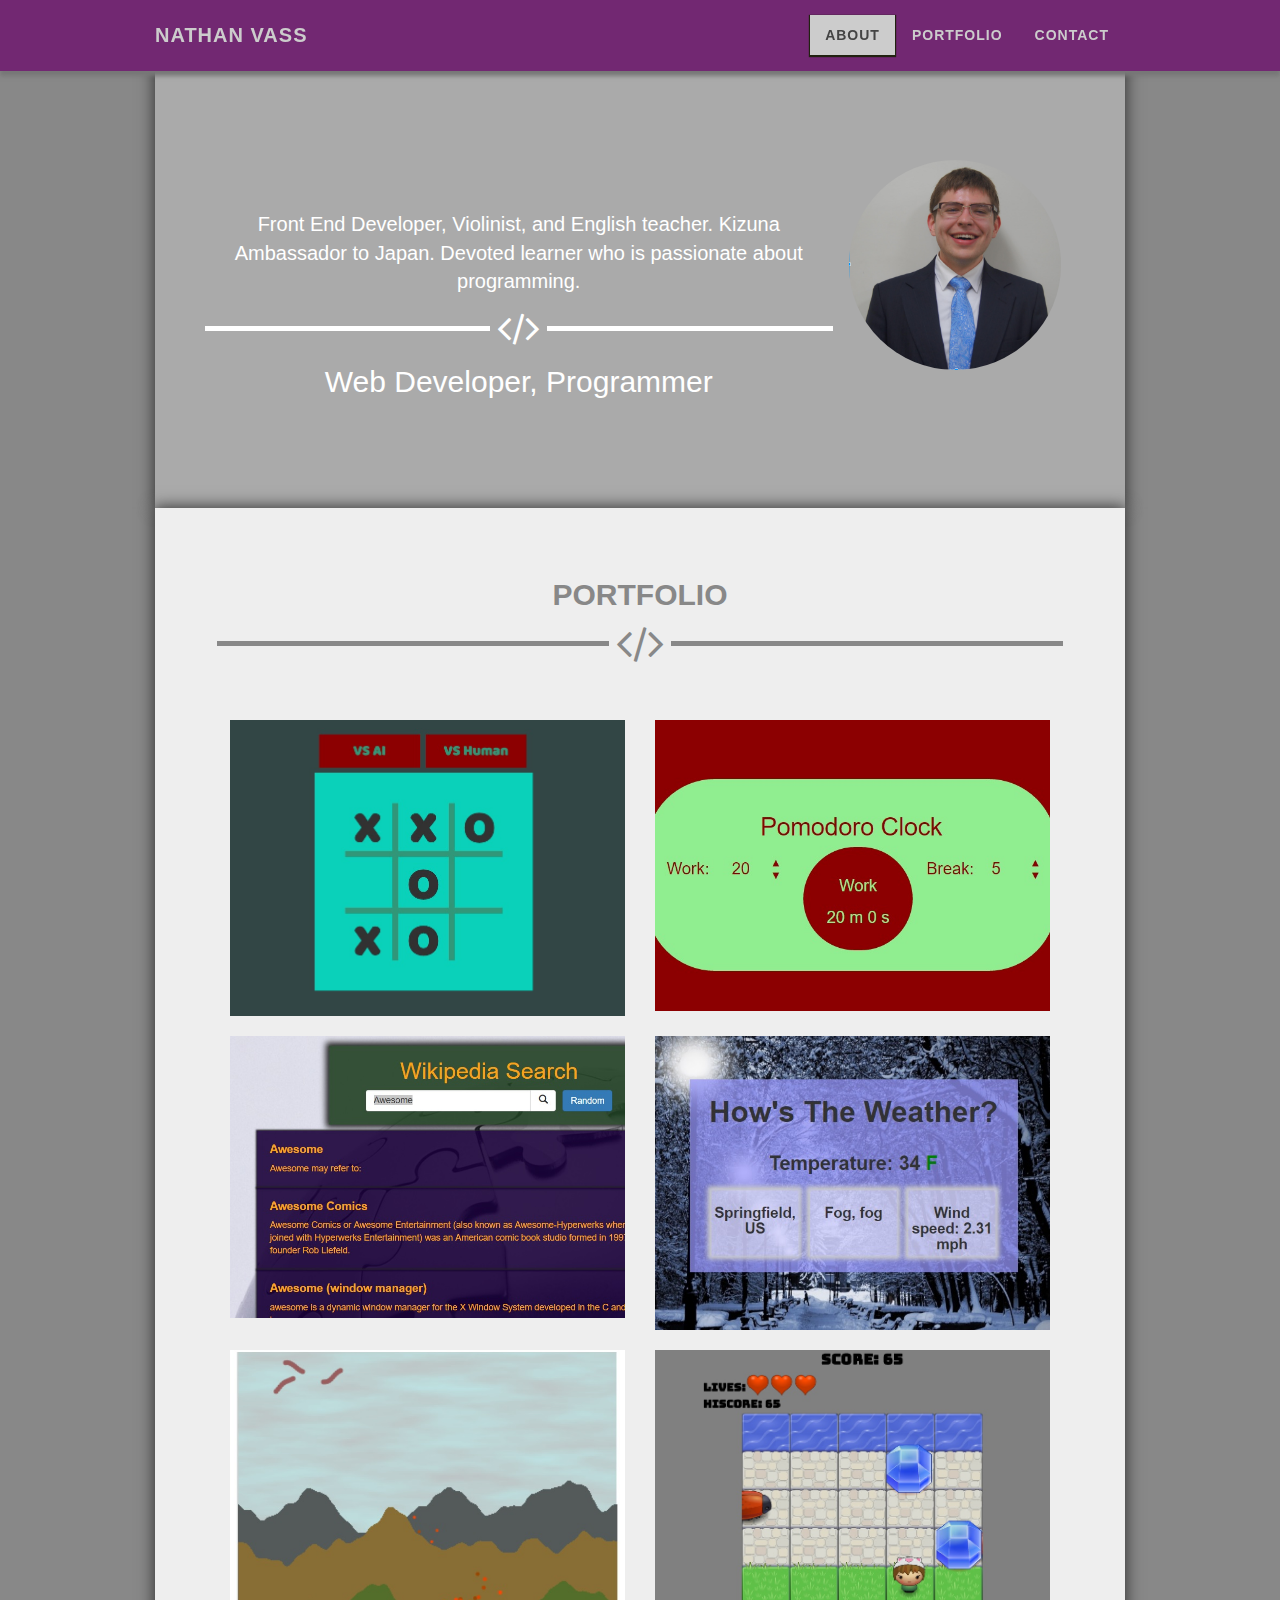
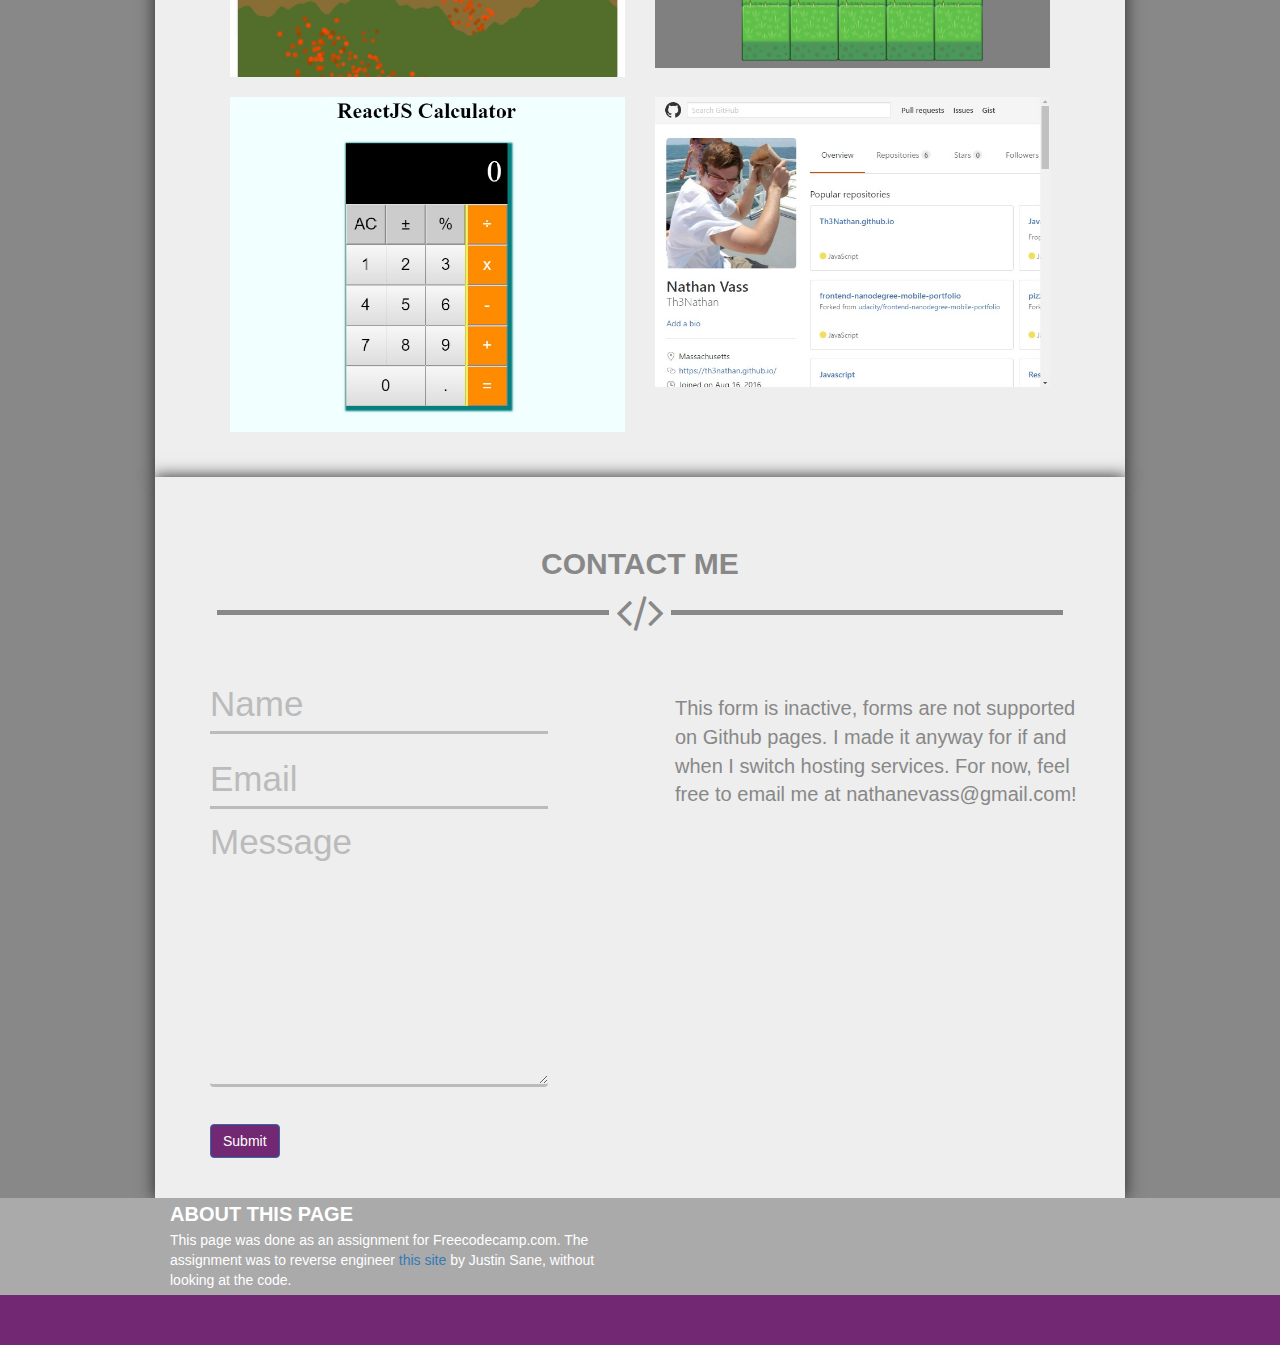
<file: index.html>
<!DOCTYPE html>
<html lang="en">
<head>
  <meta charset="UTF-8">
  <meta name="viewport" content="width=device-width, initial-scale=1">
  <title>Nathan Vass Portfolio</title>
  <link rel='stylesheet prefetch' href='https://cdnjs.cloudflare.com/ajax/libs/twitter-bootstrap/3.3.7/css/bootstrap.min.css'>
  <link rel="stylesheet" href="https://maxcdn.bootstrapcdn.com/font-awesome/4.7.0/css/font-awesome.min.css">
  <link rel="stylesheet" href="css/style.css">
  <script src="https://ajax.googleapis.com/ajax/libs/jquery/3.1.1/jquery.min.js"></script>
  <script src="https://maxcdn.bootstrapcdn.com/bootstrap/3.3.7/js/bootstrap.min.js"></script>
</head>
  
<body data-spy="scroll" data-target=".navbar" >
 <nav class="navbar  navbar-fixed-top">
  <div class="container box">
    <div class="navbar-header">
      <button type="button" class="navbar-toggle" data-toggle="collapse" data-target="#icons">
        <span class="icon-bar"></span>
        <span class="icon-bar"></span>
        <span class="icon-bar"></span>       
      </button>
      <div class="navbar-brand">NATHAN VASS</div>
    </div>
   <div class="collapse navbar-collapse" id="icons">  
    <ul class="nav  navbar-nav ">
      <li class="active"><a href="#section1">ABOUT</a></li>
      <li><a href="#section2">PORTFOLIO</a></li>
      <li><a href="#section3">CONTACT</a></li>
    </ul>
    </div>
  </div>
</nav>
  
<div class="container">
  <div class="row about shadow" id="section1">
    <div class="col-md-9 about-info">
      <p class="my-info">Front End Developer, Violinist, and English teacher. Kizuna Ambassador to Japan. Devoted learner who is passionate about programming.<p>
      
      <div class="line"><span class="fa fa-code code"></span></div>
      <h2 class="my-title">Web Developer, Programmer</h2>
    </div>
    <div class="col-md-3 about-photo">
      <img class="my-pic img-responsive" src="pics/nathanpic.png">
    </div>
  </div>

  
  <div class="inner-wrap shadow" id = "section2">
   <div class="row">
    <div class="col-md-12">
      <h2 class="heading-title">PORTFOLIO</h2>
      <div class="heading"><span class="fa fa-code heading-code"></span></div>
    </div>
    </div>

    <div class="pictures">

        <div class="row">
    <div class="col-sm-6 project-pic"><a href="http://codepen.io/th3nathan/pen/woZprj"><img class="img-responsive" src="pics/tictactoe.jpg"></a></div>
    <div class="col-sm-6 project-pic"><a href="http://codepen.io/th3nathan/pen/xRmMJB"><img class="img-responsive" src="pics/timer.jpg"></div></a>
      </div>
      
      
        <div class="row">
    <div class="col-sm-6 project-pic"><a href="http://codepen.io/th3nathan/pen/ZBoNpb"><img class="img-responsive" src="pics/wikipedia.jpg"></a></div>
    <div class="col-sm-6 project-pic"><a href="http://codepen.io/th3nathan/pen/RoMeem"><img class="img-responsive" src="pics/weather.jpg"></div></a>
      </div>


    <div class="row">
    <div class="col-sm-6 project-pic"><a href="https://github.com/Th3Nathan/Javascript"><img class="img-responsive" src="pics/mountains.jpg"></a></div>
    <div class="col-sm-6 project-pic"><a href="https://th3nathan.github.io/game/"><img class="img-responsive" src="pics/game.jpg"></div></a>
      </div>



          <div class="row">
    <div class="col-sm-6 project-pic"><a href="https://codepen.io/th3nathan/pen/BQGEEo"><img class="img-responsive" src="pics/calculator.jpg"></a></div>
    <div class="col-sm-6 project-pic"><a href ="https://github.com/Th3Nathan/"><img class="img-responsive" src="pics/github.jpg"></a></div>
      </div>
  </div>
  </div>
  
  <div class = "shadow inner-wrap" id ="section3">
    <div class="row">
    <div class="col-md-12"> 
      <h2 class="heading-title">CONTACT ME</h2>
      <div class="heading"><span class="fa fa-code heading-code"></span></div>
    </div>
    </div>  
    
  <div class="row">
   <div class="col-md-6">     
    <div class = "form">

     <div class="placehold">
      <input type="text" class="inputText" required/>
      <span class="floating-label">Name</span>
     </div>
  
     <div class="placehold">
      <input type="text" class="inputText" required/>
      <span class="floating-label">Email</span>
     </div>
  
  
     <div class = "message-box"> 
      <textarea  class="inputText form-control" 
          rows="5" 
           required></textarea>  
      <span class="floating-label2 text-areabox">Message</span>
     </div> 
  
     <button id="submit" name="submit" class="btn btn-primary">Submit</button>

    </div>
  </div>
      
      
      
   <div class="col-md-6">
      <p class= "contact-text">
      This form is inactive, forms are not supported on Github pages. I made it anyway for if and when I switch hosting services. For now, feel free to email me at nathanevass@gmail.com!    
      </p>
   </div> 
  </div>
  </div>
</div>

<footer>
  <div class="footer">
  <div class="container">
    <div class="row">
      <div class="col-sm-8 col-md-6">
        <h2 class="footer-header">ABOUT THIS PAGE</h2>
        <p class= "footer-info">This page was done as an assignment for Freecodecamp.com. The assignment was to reverse engineer <a href="https://codepen.io/FreeCodeCamp/full/YqLyXB/">this site</a> by Justin Sane, without looking at the code.</p>
      </div>
    </div>
    </div>
    <div class="purple-block"> 
    </div>
  </div>  
</footer>   


<script src="js/index.js"></script>
</body>
</html>
</file>
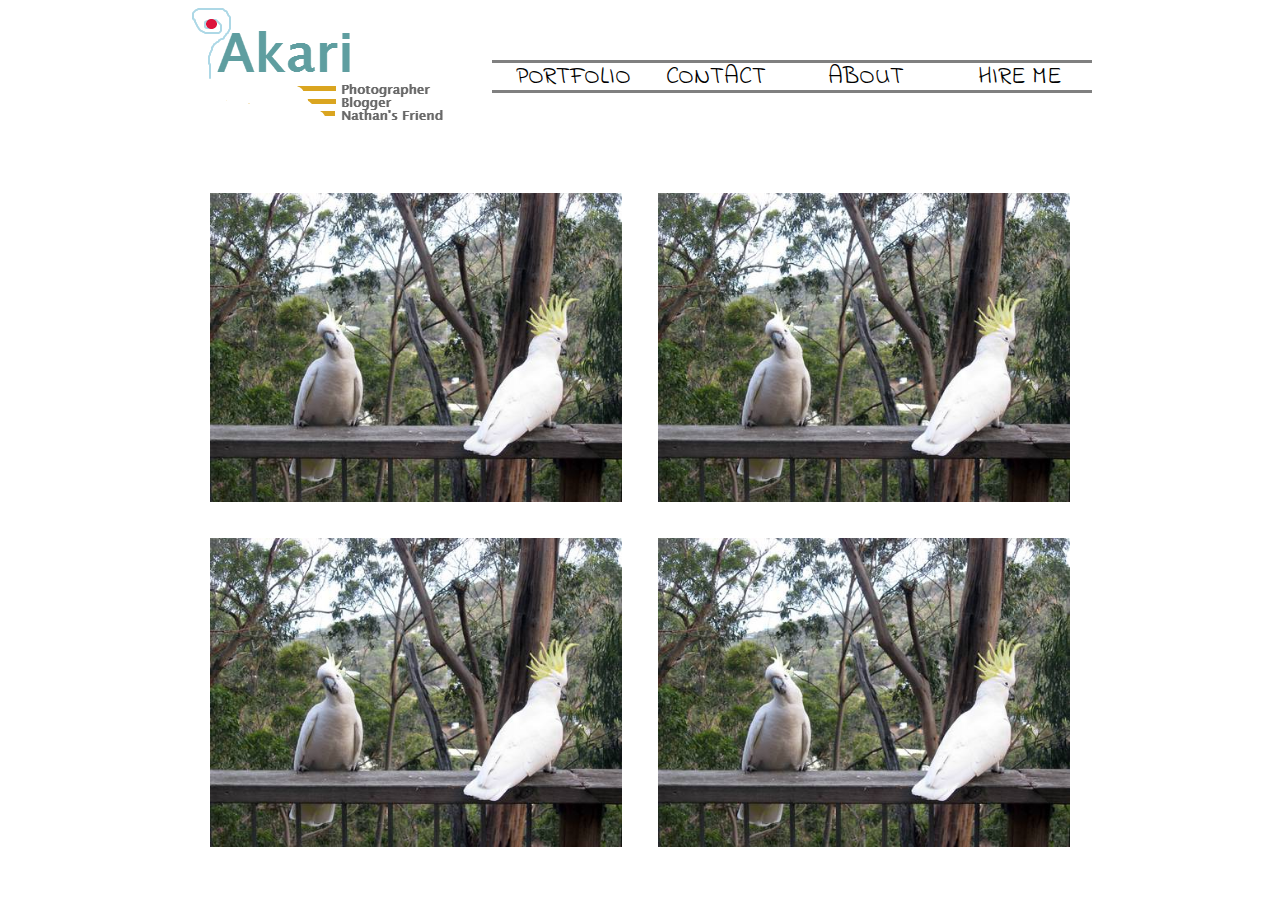
<file: akari/index.html>
<!DOCTYPE html>
<html lang="en">
  <head>
    <meta charset="utf-8">
    <meta http-equiv="X-UA-Compatible" content="IE=edge">
    <meta name="viewport" content="width=device-width, initial-scale=1">
    <link rel="stylesheet" type="text/css" href="style.css">
    <link href="https://fonts.googleapis.com/css?family=Indie+Flower" rel="stylesheet">
    <script src="https://ajax.googleapis.com/ajax/libs/jquery/1.12.4/jquery.min.js"></script>
    <title>Akari's Portfolio</title>

    



  </head>

  <body>
  	<header>
  		<div class ="logo"><img src="logo.png"></div>

  		<div class ="nav_item">
  			<div class="line_top"></div>
  			<div class="line_bottom"></div>
  				<span class="nav_text">PORTFOLIO</span>
  				<span class="hide">
  					<img class="nav_icon" src="penguin.png">
  				</span>
  			
  			<ul class = "hide">
  				<li>PortItem</li>
  				<li>Portebella</li>
  				<li>Mushroom</li>
  				<li>Jackfruit</li>
  			</ul>
  		</div>

  		<div class ="nav_item">
  		  			<div class="line_top"></div>
  			<div class="line_bottom"></div>
  			
  				<span class="nav_text">CONTACT</span>
  				<span class="hide">
  					<img class="nav_icon" src="socks.png">
  				</span>
  			<ul class = "hide">
  				<li>Mussles</li>
  				<li>Brussels</li>
  				<li>Brushes</li>
  				
  			</ul>
  		</div>

  		<div class ="nav_item">
  		  			<div class="line_top"></div>
  			<div class="line_bottom"></div>
  			
  				<span class="nav_text">&nbsp; ABOUT</span>
  				<span class="hide">
  					<img class="nav_icon" src="penguin.png">
  				</span>
  		</div>

  		<div class ="nav_item">
  		  			<div class="line_top"></div>
  			<div class="line_bottom"></div>
  			
  				<span class="nav_text">&nbsp; HIRE ME</span>
  				<span class="hide">
  					<img class="nav_icon" src="socks.png">
  				</span>
  		</div>  		
  	</header>


  	<div class= "main">
  		<div class="row">
  			<div class="column">
  				<div class="hide">
  			  		<div class="picture_text">
  					<h2>Japan Photos </h2>
  					<p>I actually barely took any photos when I was in Japan.</p>
  					<a href="www.google.com" class="pic_link">Click Here to see!</a>
  					</div>
  				<div class="overlay">
  				</div>
  				</div>
  				<img class = "photo" src="kids.jpg">
  			</div>
   			<div class="column">
  				<div class="hide">
  			  		<div class="picture_text">
  					<h2>Japan Photos </h2>
  					<p>I actually barely took any photos when I was in Japan.</p>
  					<a href="www.google.com" class="pic_link">Click Here to see!</a>
  					</div>
  				<div class="overlay">
  				</div>
  				</div>
  				<img class = "photo" src="kids.jpg">
  			</div>
  		</div>	

  		<div class="row">
  			<div class="column">
  				<div class="hide">
  			  		<div class="picture_text">
  					<h2>Japan Photos </h2>
  					<p>I actually barely took any photos when I was in Japan.</p>
  					<a href="www.google.com" class="pic_link">Click Here to see!</a>
  					</div>
  				<div class="overlay">
  				</div>
  				</div>
  				<img class = "photo" src="kids.jpg">
  			</div>
   			<div class="column">
  				<div class="hide">
  			  		<div class="picture_text">
  					<h2>Japan Photos </h2>
  					<p>I actually barely took any photos when I was in Japan.</p>
  					<a href="www.google.com" class="pic_link">Click Here to see!</a>
  					</div>
  				<div class="overlay">
  				</div>
  				</div>
  				<img class = "photo" src="kids.jpg">
  			</div>
  		</div>	



  	</div>








    <script>
    
    	$('.nav_item').hover( function() {
  		$(this).children('.hide').toggle();
		  });
    	
    	 $('.column').hover( function() {
  		$(this).children('.hide').toggle();
		  });

    </script>


  </body>





</html>
</file>
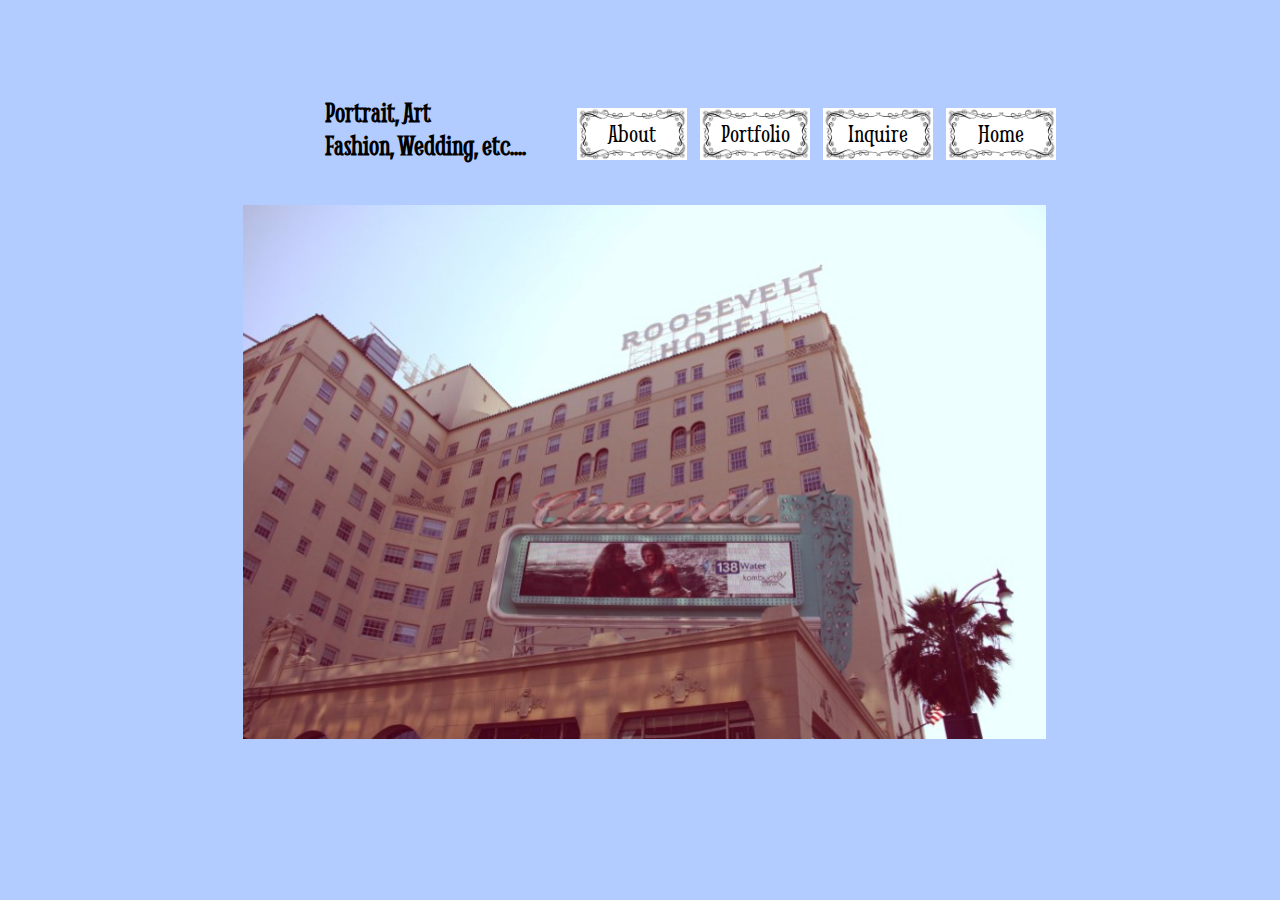
<file: draft/index.html>
<!DOCTYPE html>
<html lang="en">
  <head>
    <meta charset="utf-8">
    <meta name="viewport" content="width=device-width, initial-scale=1">
    <meta name="description" content="Akari photography portfolio homepage">
    <meta name="author" content="Akari Hosokawa and Nathan Vass">
    <title>Akari's Photography</title>
    <link href = "main.css" rel = "stylesheet">
    <link href="https://fonts.googleapis.com/css?family=Smythe" rel="stylesheet">
    <script src="https://ajax.googleapis.com/ajax/libs/jquery/3.1.0/jquery.min.js"></script> 
    <script>


    </script>
  </head>
  <body>
  	<header>
  		<div id = "logo">
  			
  		</div>
  		<div id = "header_text">
  			<h2>Portrait, Art <br>Fashion, Wedding, etc....</h2>
  		</div>
  		<div id = "menu_box">
  			<div class="menu_item">About
  				<span class="hide">
  					<img class="camera" src="camera.png">
  				</span>
  			</div>

  			<div class="menu_item">Portfolio
  				<span class="hide">
  					<img class="camera" src="camera.png">
  					<ul id="portfolio_list">
  						<li>Wedding</li>
  						<li>Portrait</li>
  						<li>Music</li>
  						<li>Business</li>
  						<li>Nature</li>
  						<li>Newborn</li>
  						<li>Engaged</li>
  						<li>Graduation</li>
  						<li>Art</li>
  						<li>Others</li>
  					</ul>
  				</span>
  			</div>
  			<div class="menu_item">Inquire
  			  	<span class="hide">
  					<img class="camera" src="camera.png">
  				</span>
  			</div>
  			<div class="menu_item">Home
  			  	<span class="hide">
  					<img class="camera" src="camera.png">
  				</span>
  			</div>
  		</div>	

  	</header>


  	
  		<ul class = "mobile_list" id ="fix">
  			<li class = "mobile_item">About</li>
  			<li class = "mobile_item">Portfolio</li>
  			<li class = "mobile_item">Inquire</li>
  			<li class = "mobile_item">Home</li>
  		</ul>	
  		<div id ="mobile_photos">
  		  	<img src="photos/kyoto5.jpg">
  			<img src="photos/web2.jpg">
  			<img src="photos/web3.jpg">
  			<img src="photos/modeling kelsy4.jpg">
  			<img src="photos/web4.jpg">
  			<img src="photos/web8.jpg">
  			<img src="photos/modeling kelsy3.jpg">
  			<img src="photos/web9.jpg">
  			<img src="photos/LA2.jpg">
  			<img src="photos/web1.jpg">

  		</div>
  		  <ul class = "mobile_list mobile_footer">
  			<li class = "mobile_item">About</li>
  			<li class = "mobile_item">Portfolio</li>
  			<li class = "mobile_item">Inquire</li>
  			<li class = "mobile_item">Home</li>
  		</ul>	





  		<div id="slideshow">
  			<img src="photos/kyoto5.jpg">
  			<img src="photos/LA2.jpg">
  			<img src="photos/modeling kelsy4.jpg">
  			<img src="photos/web1.jpg">
  			<img src="photos/web2.jpg">
  			<img src="photos/web3.jpg">
  			<img src="photos/web4.jpg">
  			<img src="photos/web8.jpg">
  			<img src="photos/web9.jpg">
  		</div>

  

  <script>
  	$(function(){
    $('#slideshow img:gt(0)').hide();
    setInterval(function(){
      $('#slideshow :first-child').fadeOut()
         .next('img').fadeIn()
         .end().appendTo('#slideshow');}, 
      3000);
});

    	$('.menu_item').hover( function() {
  		$(this).children('.hide').toggle();
		  });
    	
    	 $('.column').hover( function() {
  		$(this).children('.hide').toggle();
		  });



  </script>
  </body>
</html>
</file>
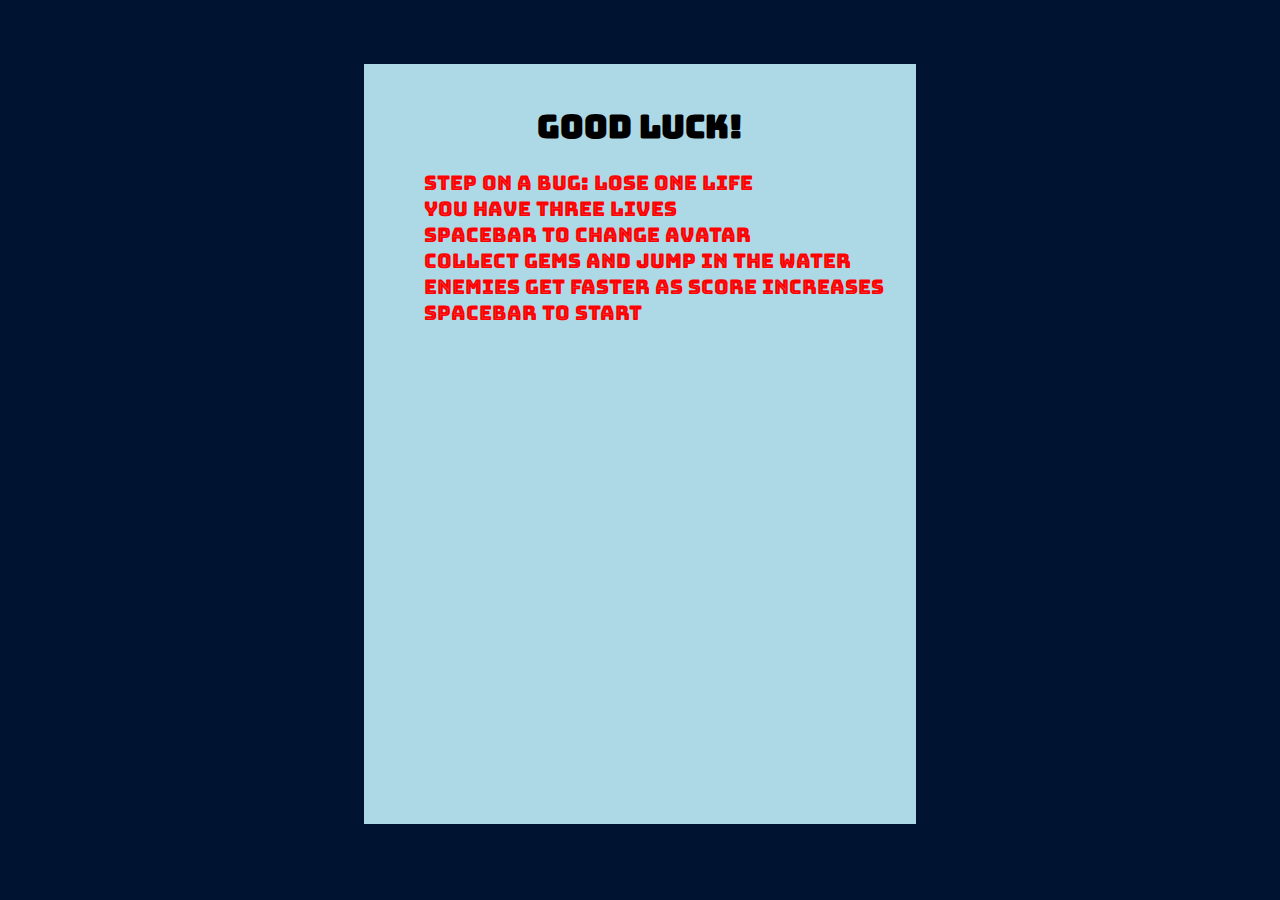
<file: game/index.html>
<!DOCTYPE html>
<html>
<head>
    <meta charset="UTF-8">
    <title>Effective JavaScript: Frogger</title>
    <link rel="stylesheet" href="css/style.css">
    <link href="https://fonts.googleapis.com/css?family=Bungee+Inline" rel="stylesheet">
</head>


<body>
	<div id="myModal" class="modal">
	  <div class="modal-box">
	    <h1>Good Luck!</h1>
	    <ul>
	    	<li>Step on a bug: lose one life</li>
	    	<li>You have three lives</li>
	    	<li>Spacebar to change avatar</li>
	    	<li>Collect gems and jump in the water</li>
	    	<li>Enemies get faster as score increases</li>
	    	<li>Spacebar to Start</li>
	    </ul>
	  </div>
	</div>

    <h1 id="scoreboard">Score: 0</h1>
    
    <div id="lifebox">
    	<h2>Lives: </h2>
    	<div id="life1"><img src="images/Heart.png"></div>
    	<div id="life2"><img src="images/Heart.png"></div>
    	<div id="life3"><img src="images/Heart.png"></div>
    </div>

    <h2 id="hiscore"> Highscore: 0</h2>
    

    </div>
    
    <script src="js/resources.js"></script>
    <script src="js/app.js"></script>
    <script src="js/engine.js"></script>



	
    <script>
    
			var modal = document.getElementById('myModal');

			document.body.onkeyup = function(e){
			    if(e.keyCode == 32){
			        modal.style.display = "none";
			    };
			};

    </script>
</body>
</html>
</file>
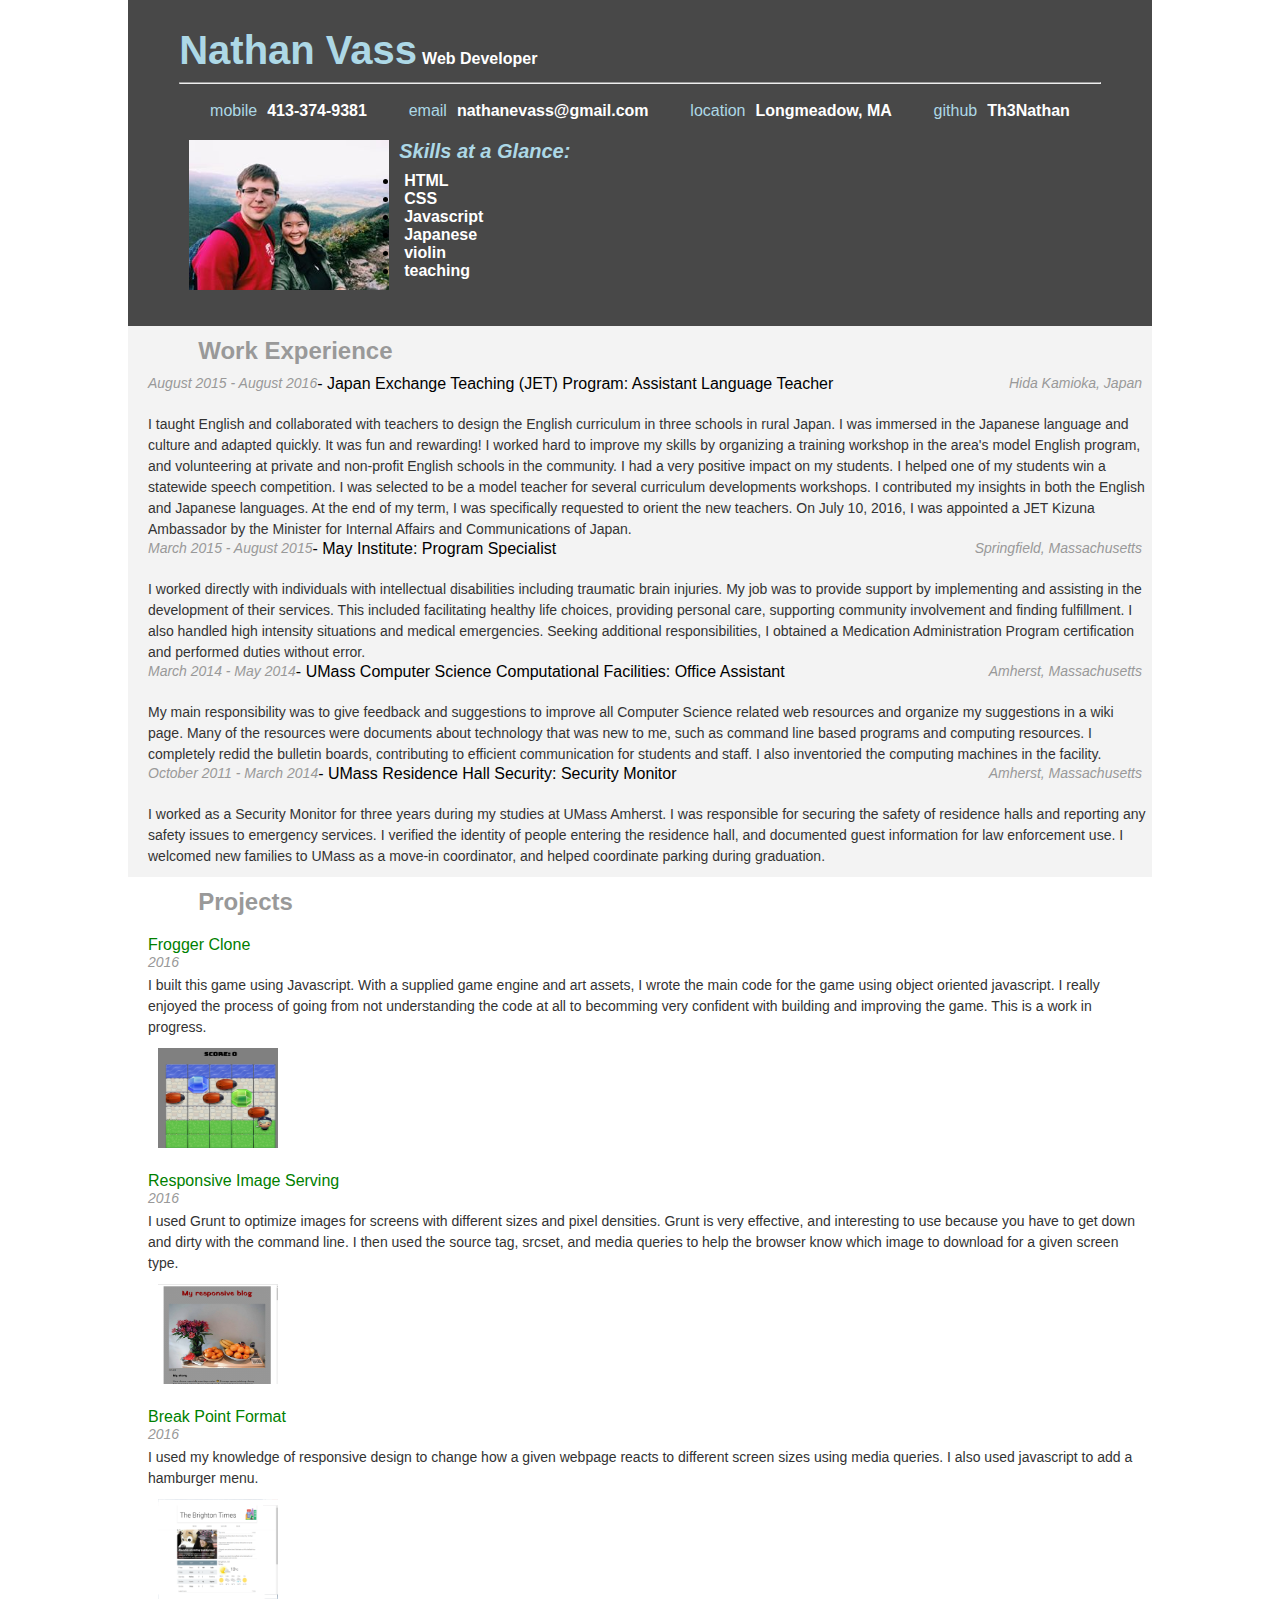
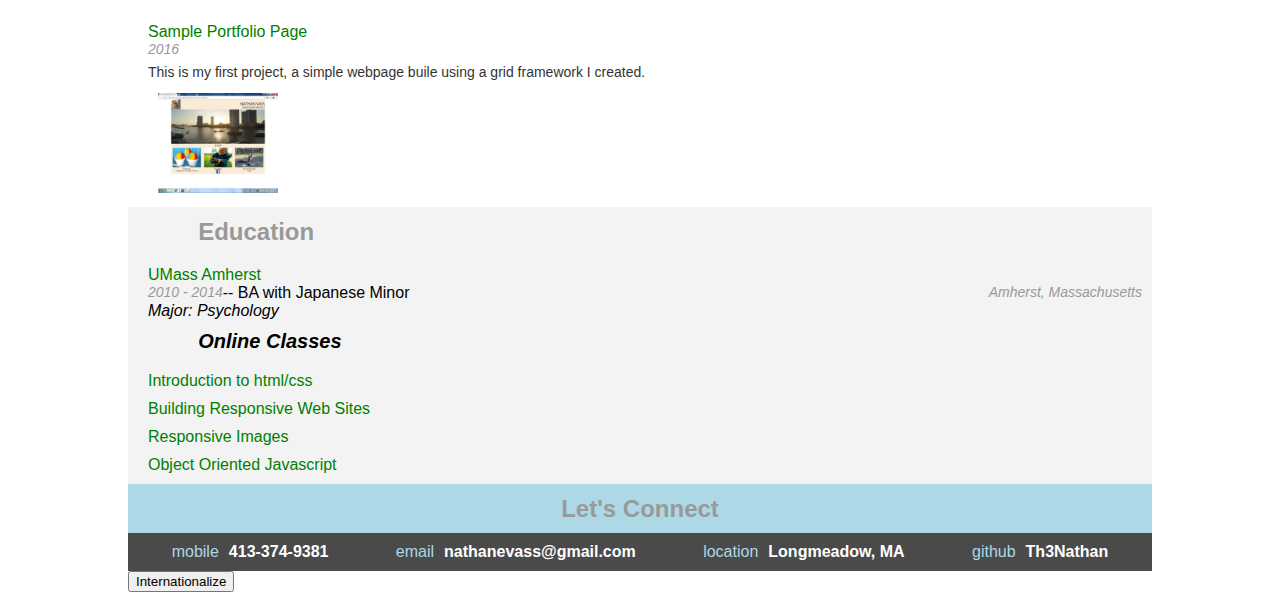
<file: resume/index.html>
<!DOCTYPE html>

<!--
This is an HTML document. It contains information about how elements in the website
are arranged. In other words, it describes the layout of a website.

I can't wait to see the resumes you put together!

Cameron Pittman, Udacity Course Developer
-->

<!--
The <head> of a website generally links to important resources the page will
need to load. You'll see a lot of <link>s to CSS files for styles and
<scripts> for JavaScript files to build interactions.
-->
<html>
<head>
  <!-- This tells the browser how to read the document. -->
  <meta charset="utf-8">

  <!-- Tells the browser what the title of this page should be. -->
  <title>Resume</title>

  <!-- Load the page styles. -->
  <link href="css/style.css" rel="stylesheet">




  <meta name="viewport" content="width=device-width,initial-scale=1">
</head>
<body>
  <div id="main">


    <!--
    Everything from here to the <script> tag below is the skeleton of your
    website. Your code will add information to each of the sections of the
    resume below. You can pretty easily figure out what each section will
    display by looking at the id or at what's written between the <h2> tags.
    -->
    <div id="header" class="center-content clear-fix">
      <ul id="topContacts" class="flex-box"></ul>
    </div>

    <div style="clear: both;"></div>
    <div id="workExperience" class="gray">
      <h2>Work Experience</h2>
    </div>
    <div id="projects">
      <h2>Projects</h2>
    </div>
    <div id="education" class="gray">
      <h2>Education</h2>
    </div>

    <div id="lets-connect" class="dark-gray">
      <h2 class="blue center-text">Let's Connect</h2>
        <ul id="footerContacts" class="flex-box">
      </ul>
    </div>
  </div>

  <!-- "HTML is loaded by the browser in the order it appears in the file. If the JavaScript is loaded first and it is supposed to affect the HTML below it, it might not work, as the JavaScript would be loaded before the HTML it is supposed to work on. Therefore, putting JavaScript near the bottom of the HTML page is often the best strategy."
  https://developer.mozilla.org/en-US/Learn/Getting_started_with_the_web/JavaScript_basics -->

   <!-- "Javascript assets, by default, tend to block any other parallel downloads from occurring. So, you can imagine if you have plenty of <script> tags in the head, calling on multiple external scripts will block the HTML from loading, thus greeting the user with a blank white screen, because no other content on your page will load until the JS files have completely loaded."
    http://stackoverflow.com/questions/4396849/does-the-script-tag-position-in-html-affects-performance-of-the-webpage -->

    <!--
  jQuery is a common JavaScript library for reading and making changes to the
  Document Object Model (DOM). The DOM is a tree that contains information
  about what is actually visible on a website.

  While HTML is a static document, the browser converts HTML to the
  DOM and the DOM can change. In fact, JavaScript's power comes from
  its ability to manipulate the DOM, which is essentially a JavaScript
  object. When JavaScript makes something interesting happen on a
  website, it's likely the action happened because JavaScript changed
  the DOM. jQuery is fast and easy to use, but it doesn't do anything
  you can't accomplish with vanilla (regular) JavaScript.
  -->
  <script src="js/jQuery.js"></script>

  <!-- More on helper.js in the class -->
  <script src="js/helper.js"></script>

  <!--
  The next line tells the browser where to download the JavaScript file you'll be
  writing. In resumeBuilder.js, you'll be writing code that builds the resume
  dynamically when this website, index.html, is opened.
  -->
  <script src="js/resumeBuilder.js"></script>


  <!--
  These scripts are written in JavaScript. You'll be breaking them down as part of
  a quiz. Essentially, the next few lines are checking to see if you have not
  changed each section of the resume. If you have not made any changes to a section
  of the resume, then that part of the resume does not show up. More on this in the
  course.
  -->

  <script>
    // Notice how all of a sudden there's JavaScript inside this HTML
    // document? You can write JavaScript between <script> tags. At the end of your
    // JavaScript, don't forget the closing script tag with the slash (/).


    // Also, this is a JavaScript style comment. You can comment in JavaScript with:

    //   two slashes for all following characters on a single line, or

    /*
        an opening and closing set of slash asterisks for block comments.
    */




    if(document.getElementsByClassName('flex-item').length === 0) {
      document.getElementById('topContacts').style.display = 'none';
    }
    if(document.getElementsByTagName('h1').length === 0) {
      document.getElementById('header').style.display = 'none';
    }
    if(document.getElementsByClassName('work-entry').length === 0) {
      document.getElementById('workExperience').style.display = 'none';
    }
    if(document.getElementsByClassName('project-entry').length === 0) {
      document.getElementById('projects').style.display = 'none';
    }
    if(document.getElementsByClassName('education-entry').length === 0) {
      document.getElementById('education').style.display = 'none';
    }
    if(document.getElementsByClassName('flex-item').length === 0) {
      document.getElementById('lets-connect').style.display = 'none';
    }

  </script>
</body>
</html>
</file>
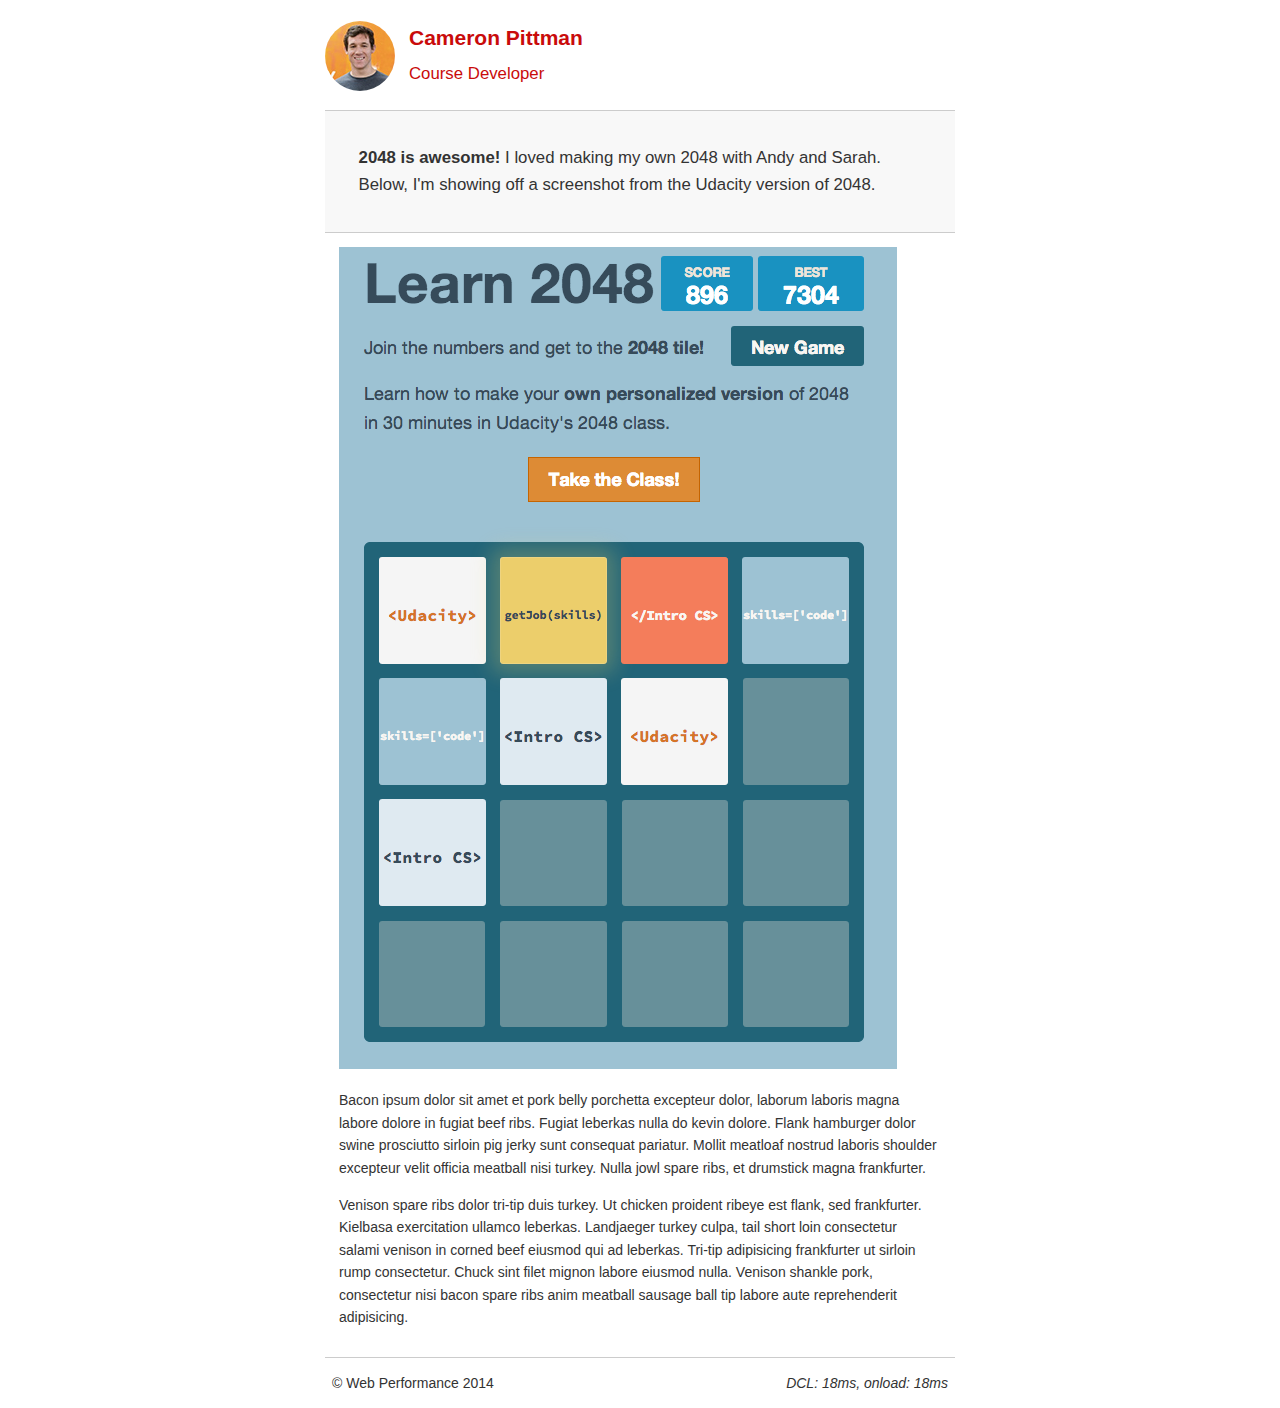
<file: optim/project-2048.html>
<!DOCTYPE html>
<html lang="en">
  <head>
    <meta charset="utf-8">
    <meta name="viewport" content="width=device-width, initial-scale=1">
    <meta name="description" content=" FILL ME IN ">
    <meta name="author" content=" FILL ME IN ">
    <title>Cameron Pittman: Portfolio</title>

    <!-- Hmm, what is the impact of web fonts on speed? Measure it... -->
    <!-- <link href="//fonts.googleapis.com/css?family=Open+Sans:400,700" rel="stylesheet"> -->

    <link href="css/style.css" rel="stylesheet">
    <link href="css/print.css" rel="stylesheet">

    <script>
      (function(w,g){w['GoogleAnalyticsObject']=g;
      w[g]=w[g]||function(){(w[g].q=w[g].q||[]).push(arguments)};w[g].l=1*new Date();})(window,'ga');

      // Optional TODO: replace with your Google Analytics profile ID.
      ga('create', 'UA-XXXX-Y');
      ga('send', 'pageview');
    </script>
    <script src="//www.google-analytics.com/analytics.js"></script>
    <script src="js/perfmatters.js"></script>
  </head>

  <body>
    <header>
      <a href="/"><img src="img/profilepic.jpg"></a>
      <p>Cameron Pittman<br><span>Course Developer</span></p>
    </header>

    <div class="container">
      <div class="hero">
        <strong>2048 is awesome!</strong> I loved making my own 2048 with Andy and Sarah. Below, I'm showing off a screenshot from the Udacity version of 2048.
      </div>

      <div class="content">

        <img class="img-responsive" src="img/2048.png">

        <p>Bacon ipsum dolor sit amet et pork belly porchetta excepteur dolor, laborum laboris magna labore dolore in fugiat beef ribs. Fugiat leberkas nulla do kevin dolore. Flank hamburger dolor swine prosciutto sirloin pig jerky sunt consequat pariatur. Mollit meatloaf nostrud laboris shoulder excepteur velit officia meatball nisi turkey. Nulla jowl spare ribs, et drumstick magna frankfurter.</p>

        <p>Venison spare ribs dolor tri-tip duis turkey. Ut chicken proident ribeye est flank, sed frankfurter. Kielbasa exercitation ullamco leberkas. Landjaeger turkey culpa, tail short loin consectetur salami venison in corned beef eiusmod qui ad leberkas. Tri-tip adipisicing frankfurter ut sirloin rump consectetur. Chuck sint filet mignon labore eiusmod nulla. Venison shankle pork, consectetur nisi bacon spare ribs anim meatball sausage ball tip labore aute reprehenderit adipisicing.</p>

    </div>

    <footer>
      <p>&copy; Web Performance 2014 <span id="crp-stats"></span></p>
    </footer>
  </body>
</html>
</file>
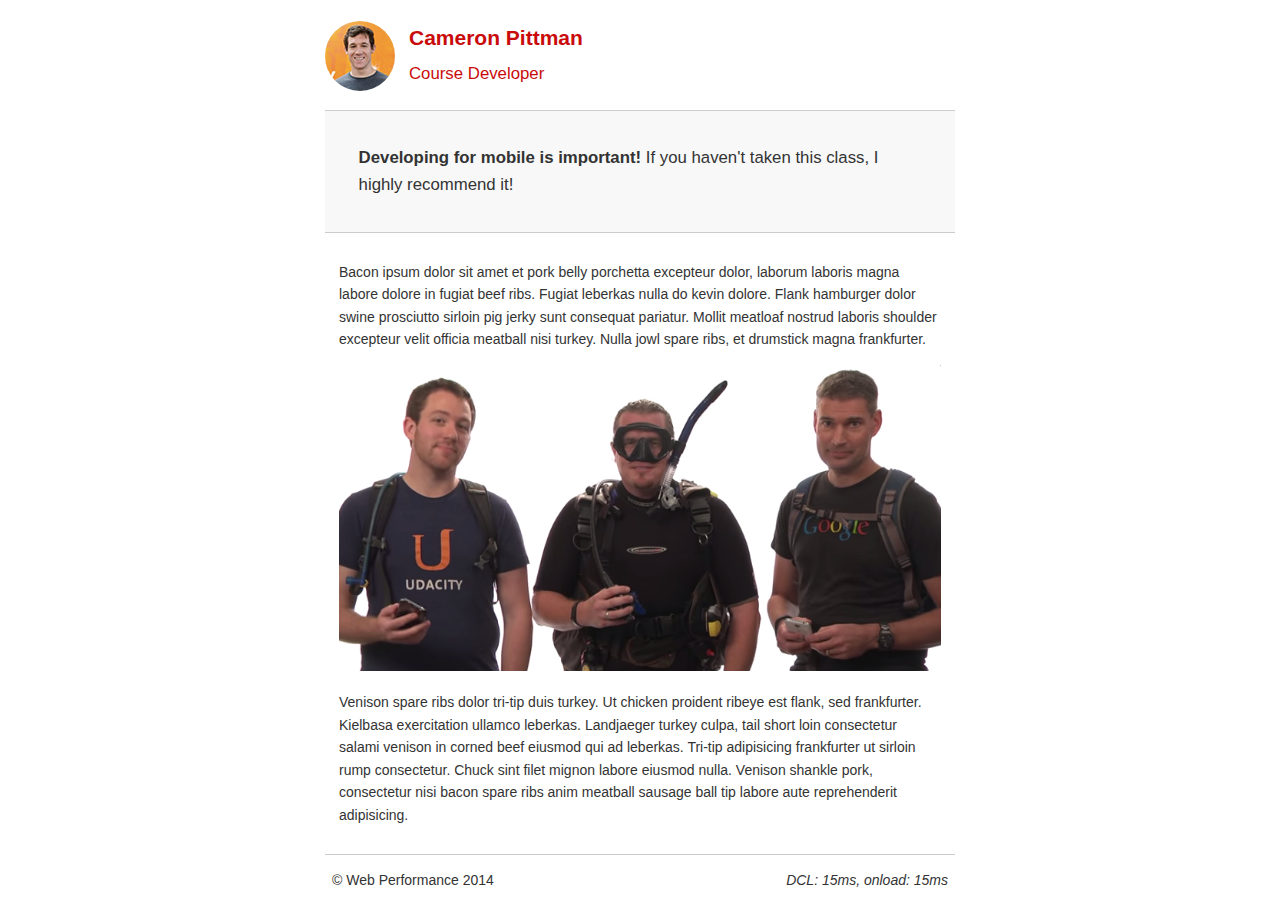
<file: optim/project-mobile.html>
<!DOCTYPE html>
<html lang="en">
  <head>
    <meta charset="utf-8">
    <meta name="viewport" content="width=device-width, initial-scale=1">
    <meta name="description" content=" FILL ME IN ">
    <meta name="author" content=" FILL ME IN ">
    <title>Cameron Pitman: Portfolio</title>

    <!-- Hmm, what is the impact of web fonts on speed? Measure it... -->
    <!-- <link href="//fonts.googleapis.com/css?family=Open+Sans:400,700" rel="stylesheet"> -->

    <link href="css/style.css" rel="stylesheet">
    <link href="css/print.css" rel="stylesheet">

    <script>
      (function(w,g){w['GoogleAnalyticsObject']=g;
      w[g]=w[g]||function(){(w[g].q=w[g].q||[]).push(arguments)};w[g].l=1*new Date();})(window,'ga');

      // Optional TODO: replace with your Google Analytics profile ID.
      ga('create', 'UA-XXXX-Y');
      ga('send', 'pageview');
    </script>
    <script src="http://www.google-analytics.com/analytics.js"></script>
    <script async src="js/perfmatters.js"></script>
  </head>

  <body>
    <header>
      <a href="/"><img src="img/profilepic.jpg"></a>
      <p>Cameron Pittman<br><span>Course Developer</span></p>
    </header>

    <div class="container">
      <div class="hero">
        <strong>Developing for mobile is important!</strong> If you haven't taken this class, I highly recommend it!
      </div>

      <div class="content">

        <p>Bacon ipsum dolor sit amet et pork belly porchetta excepteur dolor, laborum laboris magna labore dolore in fugiat beef ribs. Fugiat leberkas nulla do kevin dolore. Flank hamburger dolor swine prosciutto sirloin pig jerky sunt consequat pariatur. Mollit meatloaf nostrud laboris shoulder excepteur velit officia meatball nisi turkey. Nulla jowl spare ribs, et drumstick magna frankfurter.</p>

        <img src="img/mobilewebdev.jpg">

        <p>Venison spare ribs dolor tri-tip duis turkey. Ut chicken proident ribeye est flank, sed frankfurter. Kielbasa exercitation ullamco leberkas. Landjaeger turkey culpa, tail short loin consectetur salami venison in corned beef eiusmod qui ad leberkas. Tri-tip adipisicing frankfurter ut sirloin rump consectetur. Chuck sint filet mignon labore eiusmod nulla. Venison shankle pork, consectetur nisi bacon spare ribs anim meatball sausage ball tip labore aute reprehenderit adipisicing.</p>

    </div>

    <footer>
      <p>&copy; Web Performance 2014 <span id="crp-stats"></span></p>
    </footer>
  </body>
</html>
</file>
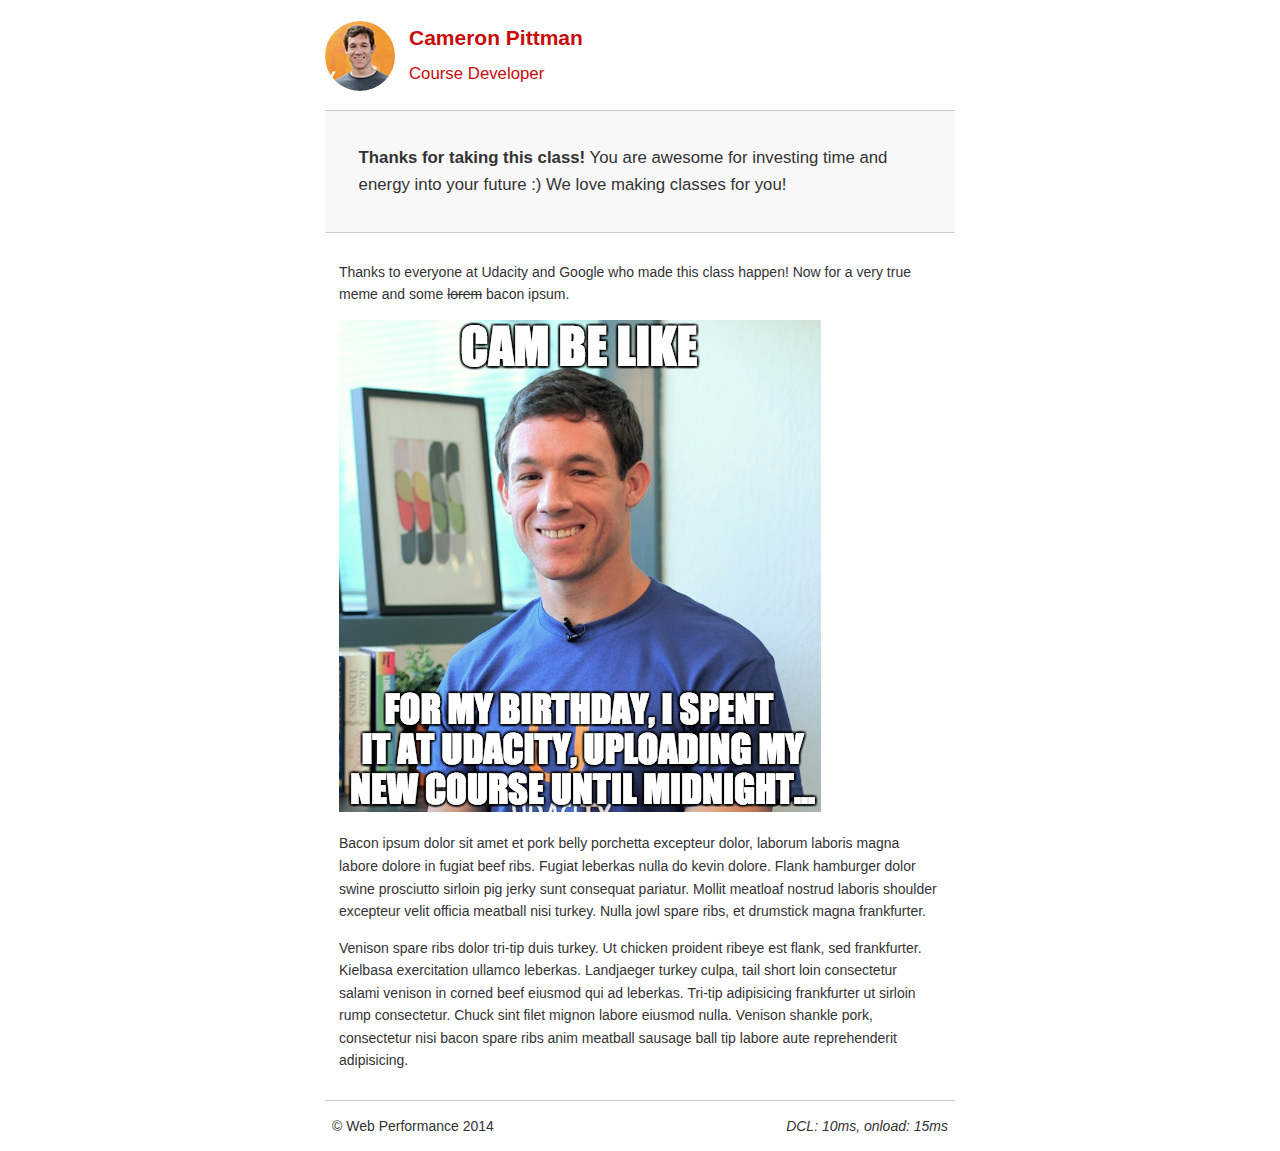
<file: optim/project-webperf.html>
<!DOCTYPE html>
<html lang="en">
  <head>
    <meta charset="utf-8">
    <meta name="viewport" content="width=device-width, initial-scale=1">
    <meta name="description" content=" FILL ME IN ">
    <meta name="author" content=" FILL ME IN ">
    <title>Cameron Pittman: Portfolio</title>

    <!-- Hmm, what is the impact of web fonts on speed? Measure it... -->
    <!-- <link href="//fonts.googleapis.com/css?family=Open+Sans:400,700" rel="stylesheet"> -->

    <link href="css/style.css" rel="stylesheet">
    <link href="css/print.css" rel="stylesheet">

    <script>
      (function(w,g){w['GoogleAnalyticsObject']=g;
      w[g]=w[g]||function(){(w[g].q=w[g].q||[]).push(arguments)};w[g].l=1*new Date();})(window,'ga');

      // Optional TODO: replace with your Google Analytics profile ID.
      ga('create', 'UA-XXXX-Y');
      ga('send', 'pageview');
    </script>
    <script src="http://www.google-analytics.com/analytics.js"></script>
    <script async src="js/perfmatters.js"></script>
  </head>

  <body>
    <header>
      <a href="/"><img src="img/profilepic.jpg"></a>
      <p>Cameron Pittman<br><span>Course Developer</span></p>
    </header>

    <div class="container">
      <div class="hero">
        <strong>Thanks for taking this class!</strong> You are awesome for investing time and energy into your future :) We love making classes for you!
      </div>

      <div class="content">

        <p>Thanks to everyone at Udacity and Google who made this class happen! Now for a very true meme and some <strike>lorem</strike> bacon ipsum.</p>

        <img src="img/cam_be_like.jpg">

        <p>Bacon ipsum dolor sit amet et pork belly porchetta excepteur dolor, laborum laboris magna labore dolore in fugiat beef ribs. Fugiat leberkas nulla do kevin dolore. Flank hamburger dolor swine prosciutto sirloin pig jerky sunt consequat pariatur. Mollit meatloaf nostrud laboris shoulder excepteur velit officia meatball nisi turkey. Nulla jowl spare ribs, et drumstick magna frankfurter.</p>

        <p>Venison spare ribs dolor tri-tip duis turkey. Ut chicken proident ribeye est flank, sed frankfurter. Kielbasa exercitation ullamco leberkas. Landjaeger turkey culpa, tail short loin consectetur salami venison in corned beef eiusmod qui ad leberkas. Tri-tip adipisicing frankfurter ut sirloin rump consectetur. Chuck sint filet mignon labore eiusmod nulla. Venison shankle pork, consectetur nisi bacon spare ribs anim meatball sausage ball tip labore aute reprehenderit adipisicing.</p>

    </div>

    <footer>
      <p>&copy; Web Performance 2014 <span id="crp-stats"></span></p>
    </footer>
  </body>
</html>
</file>
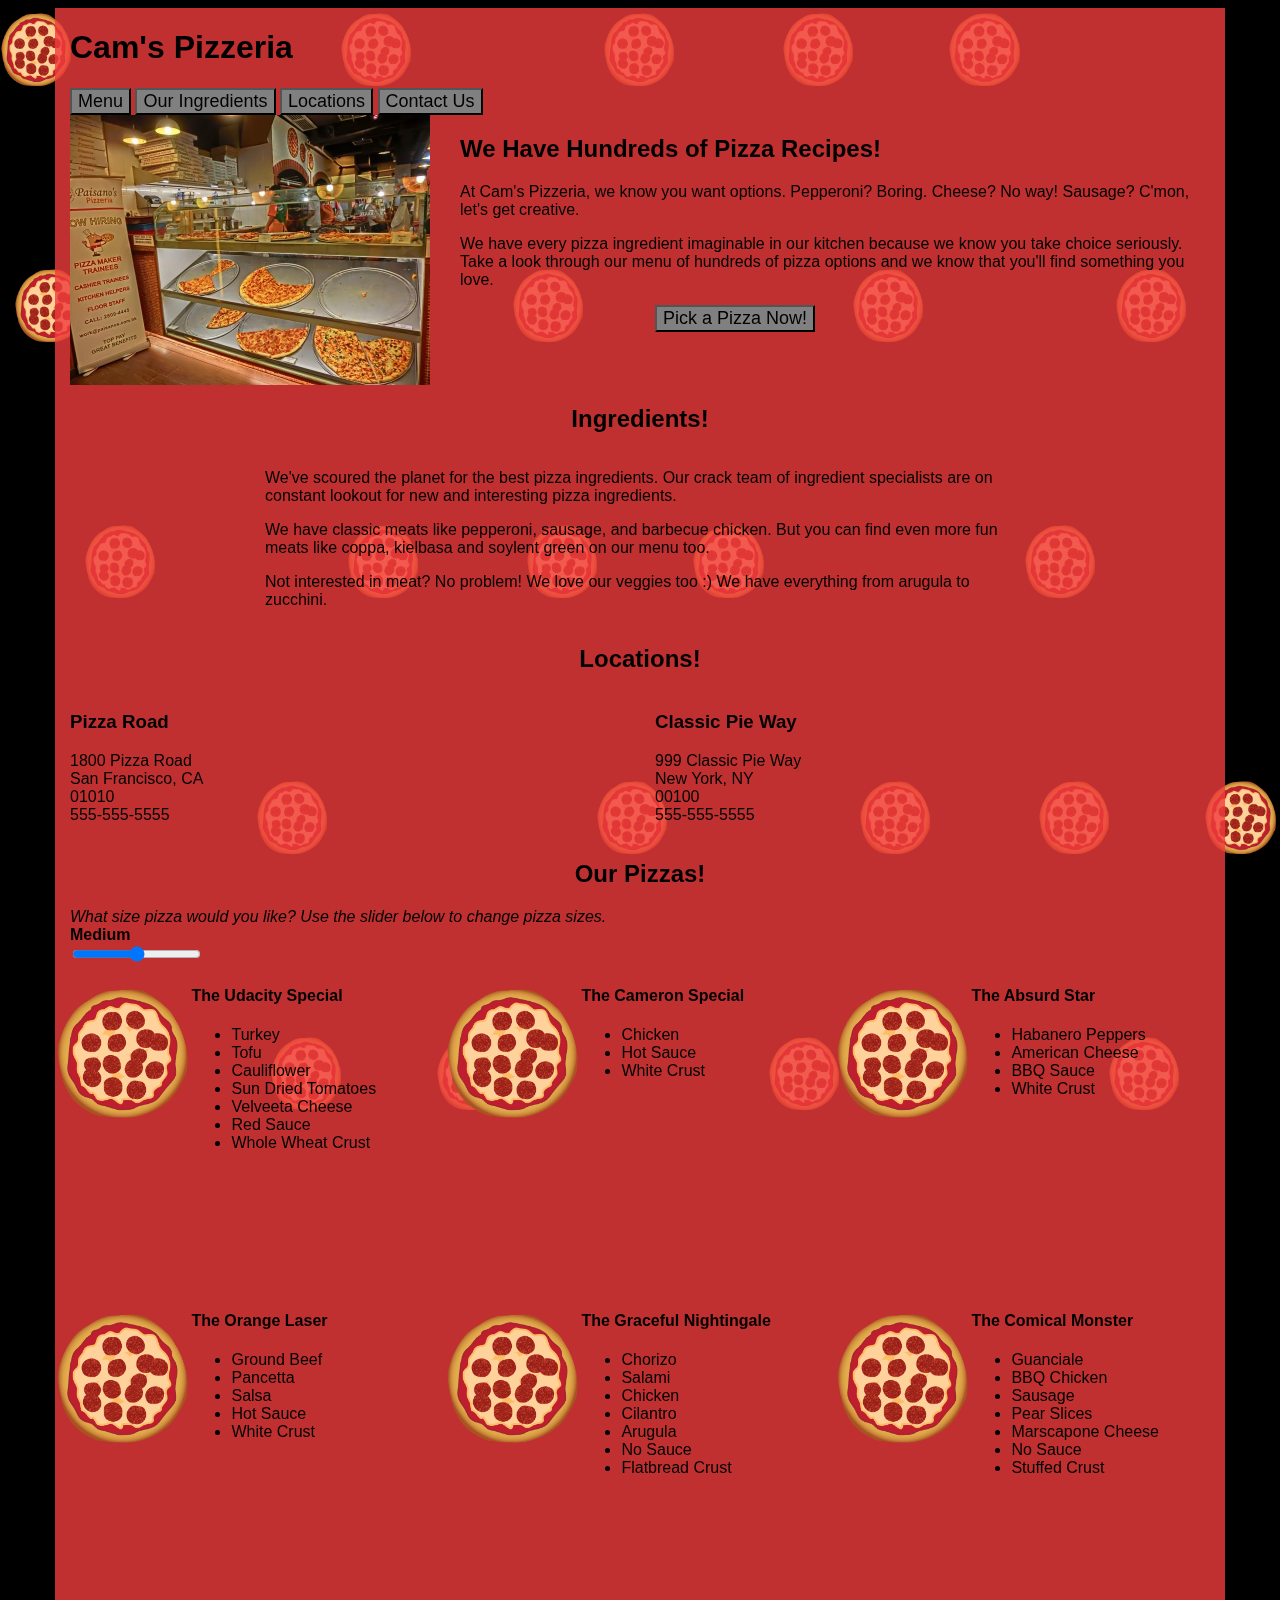
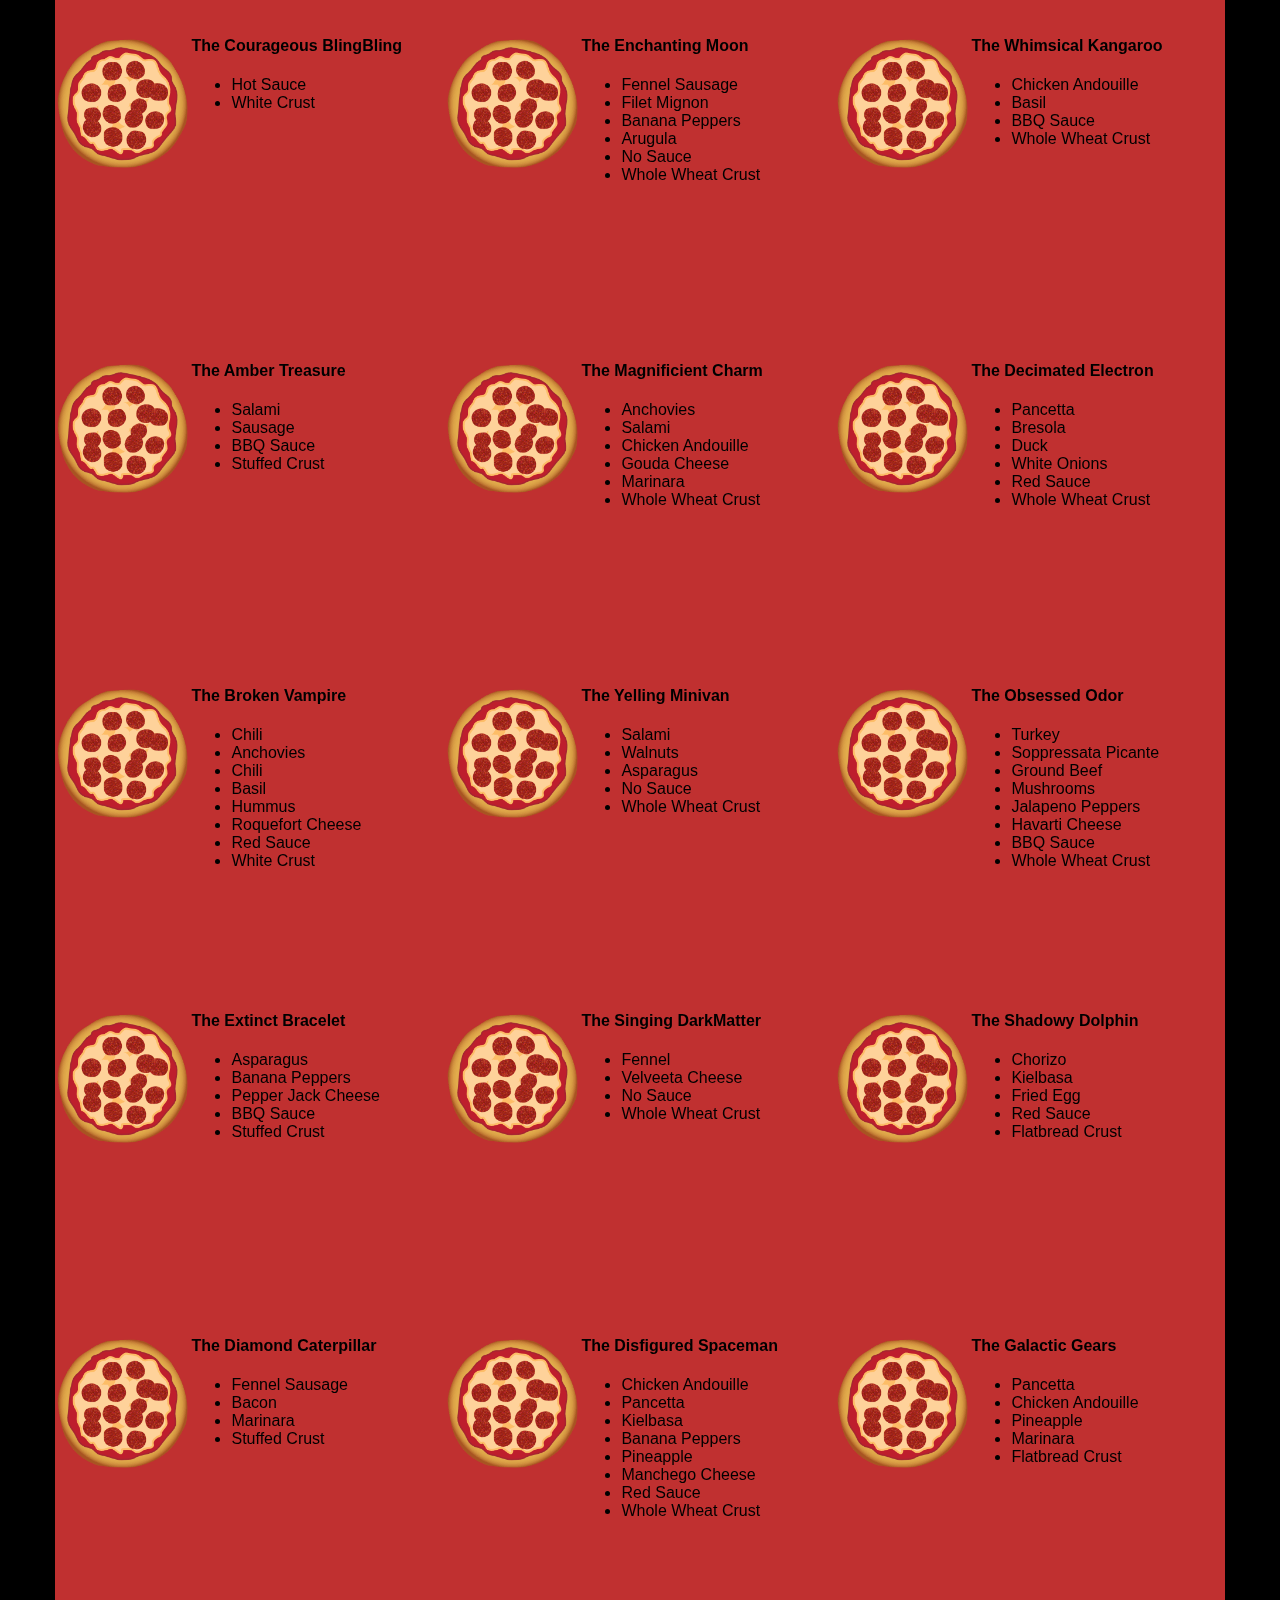
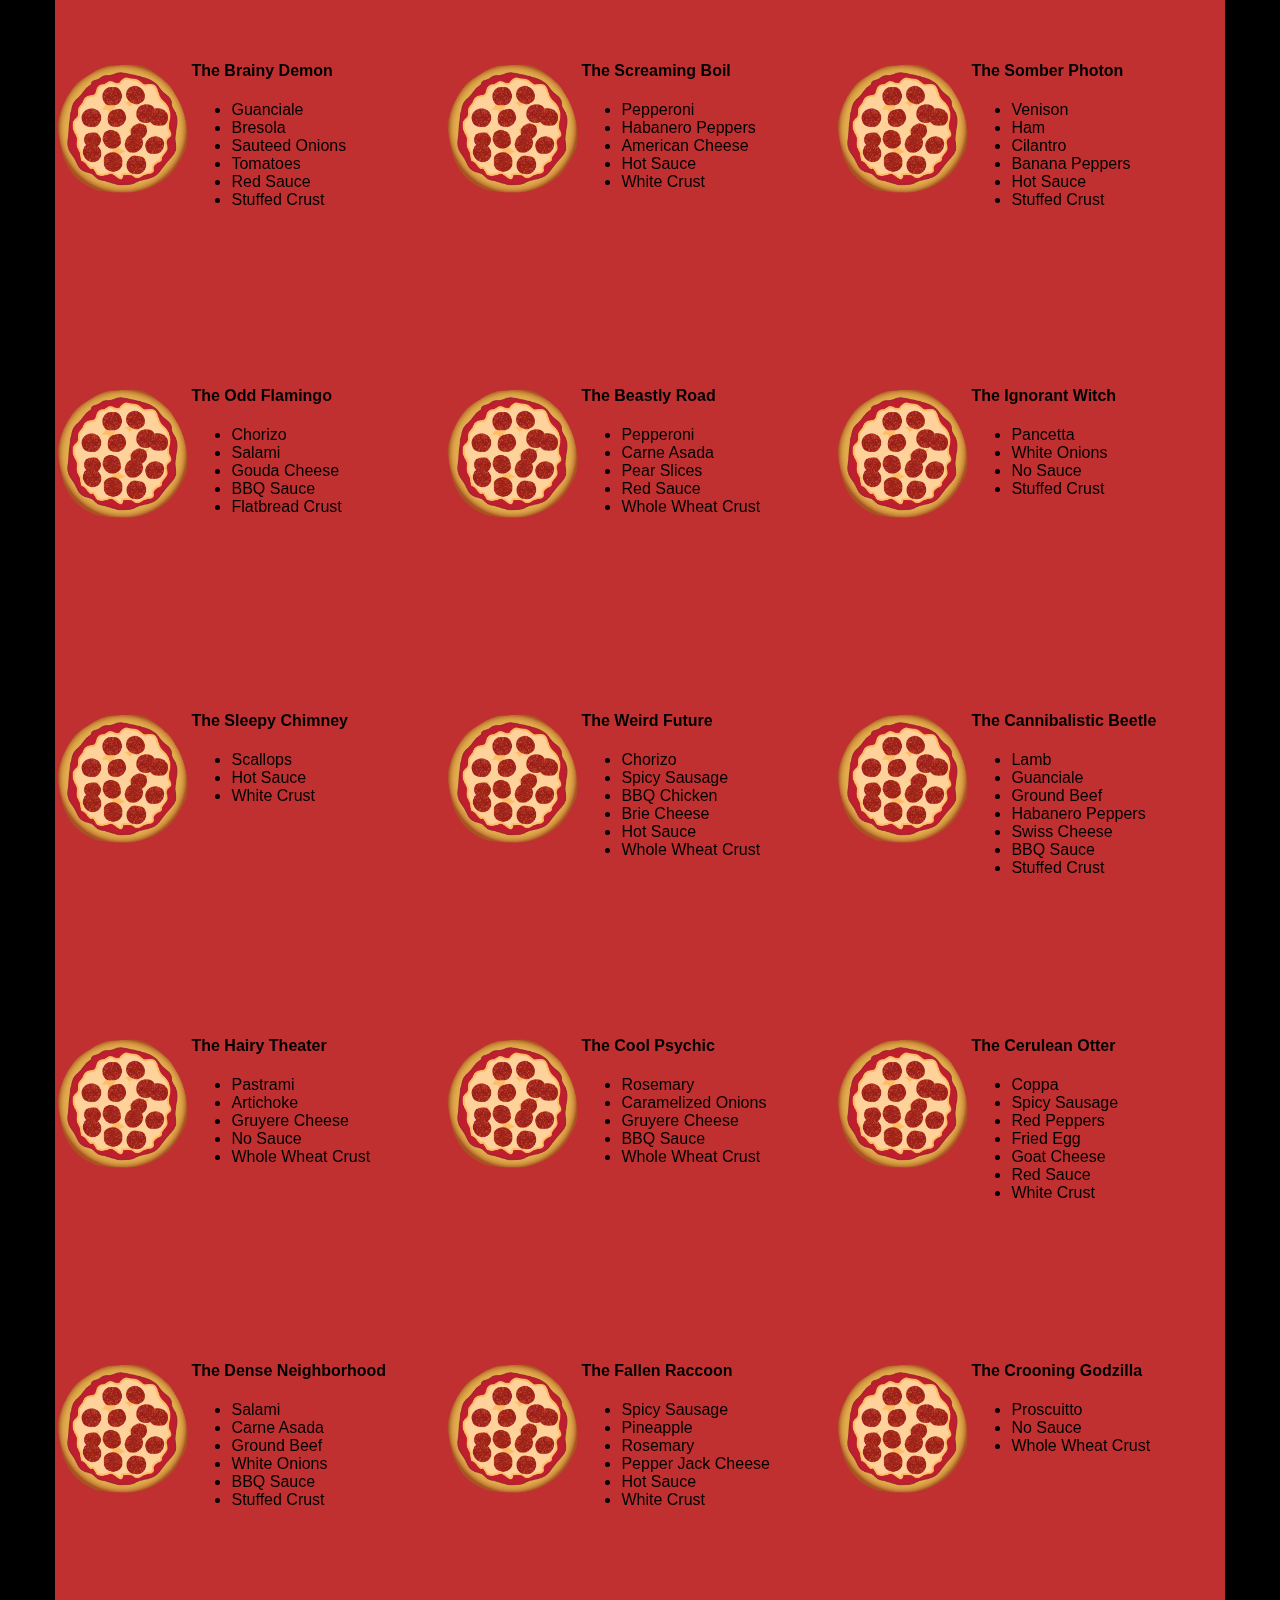
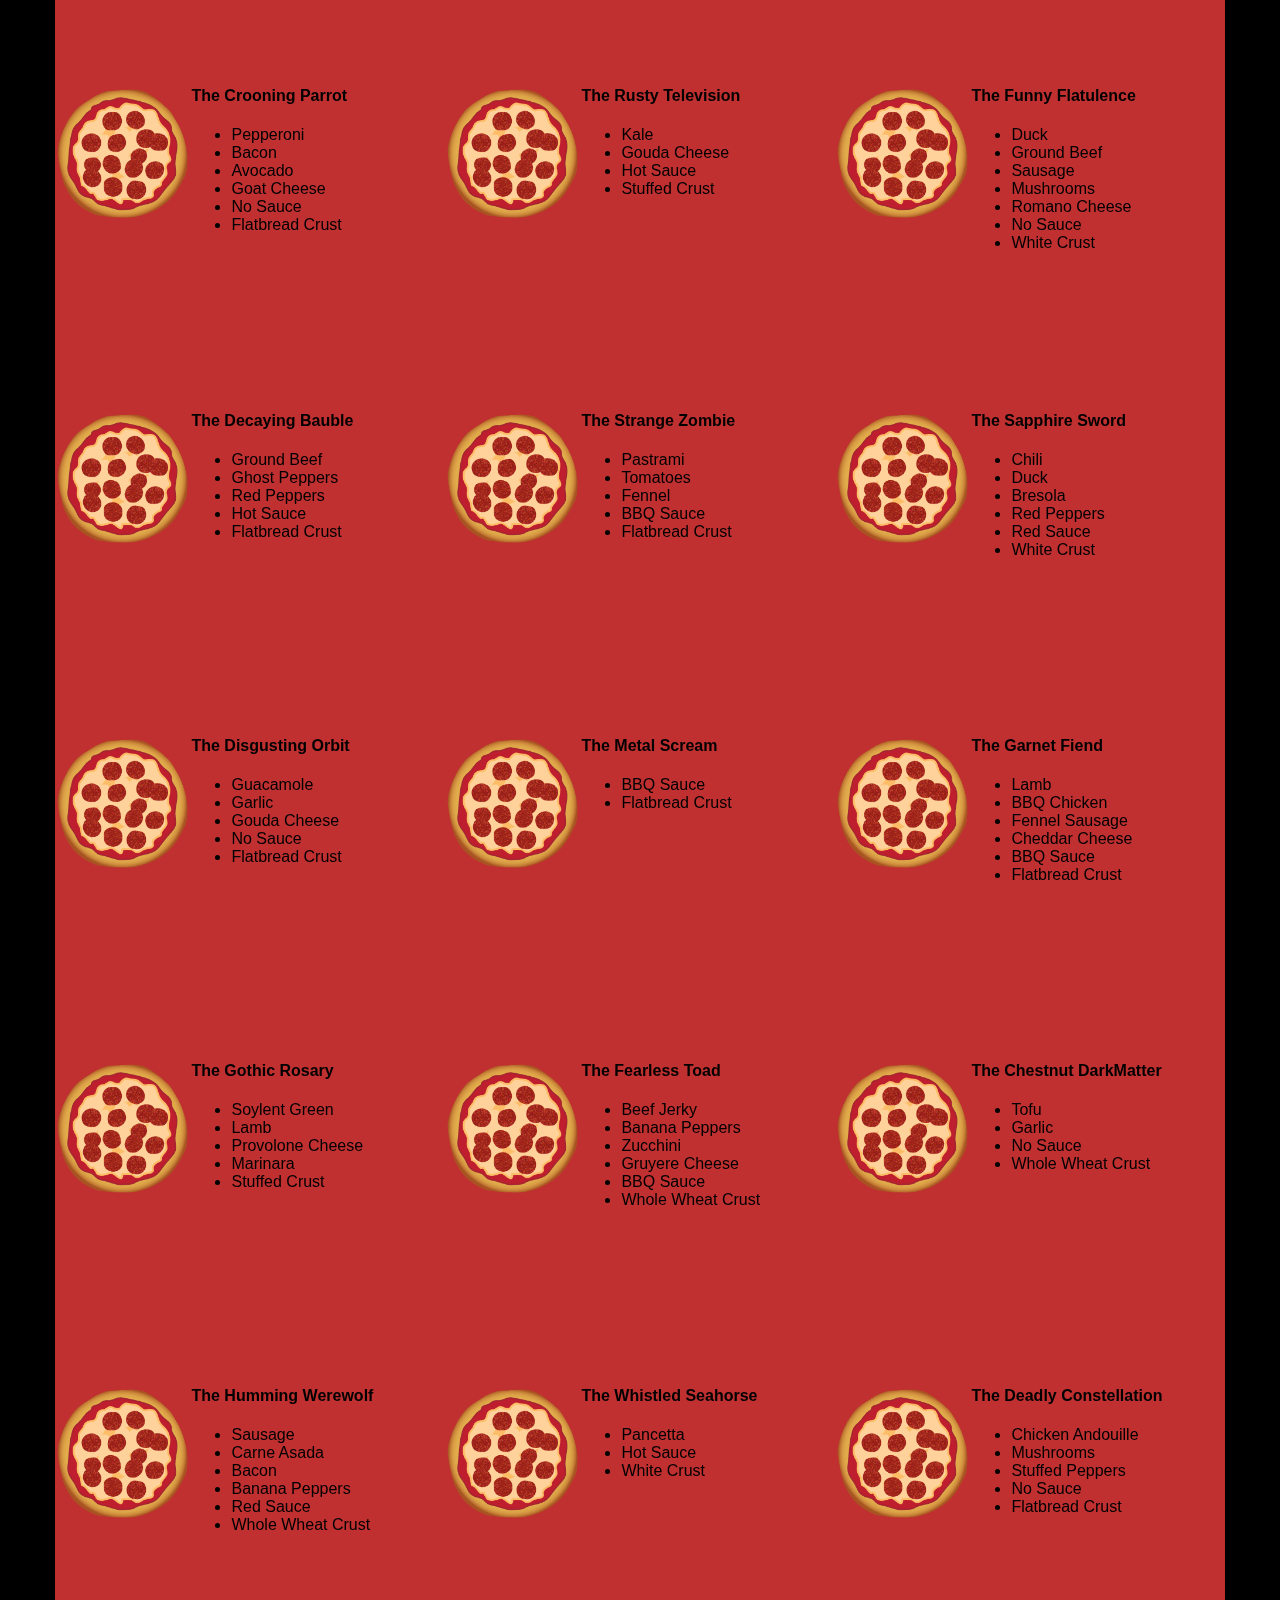
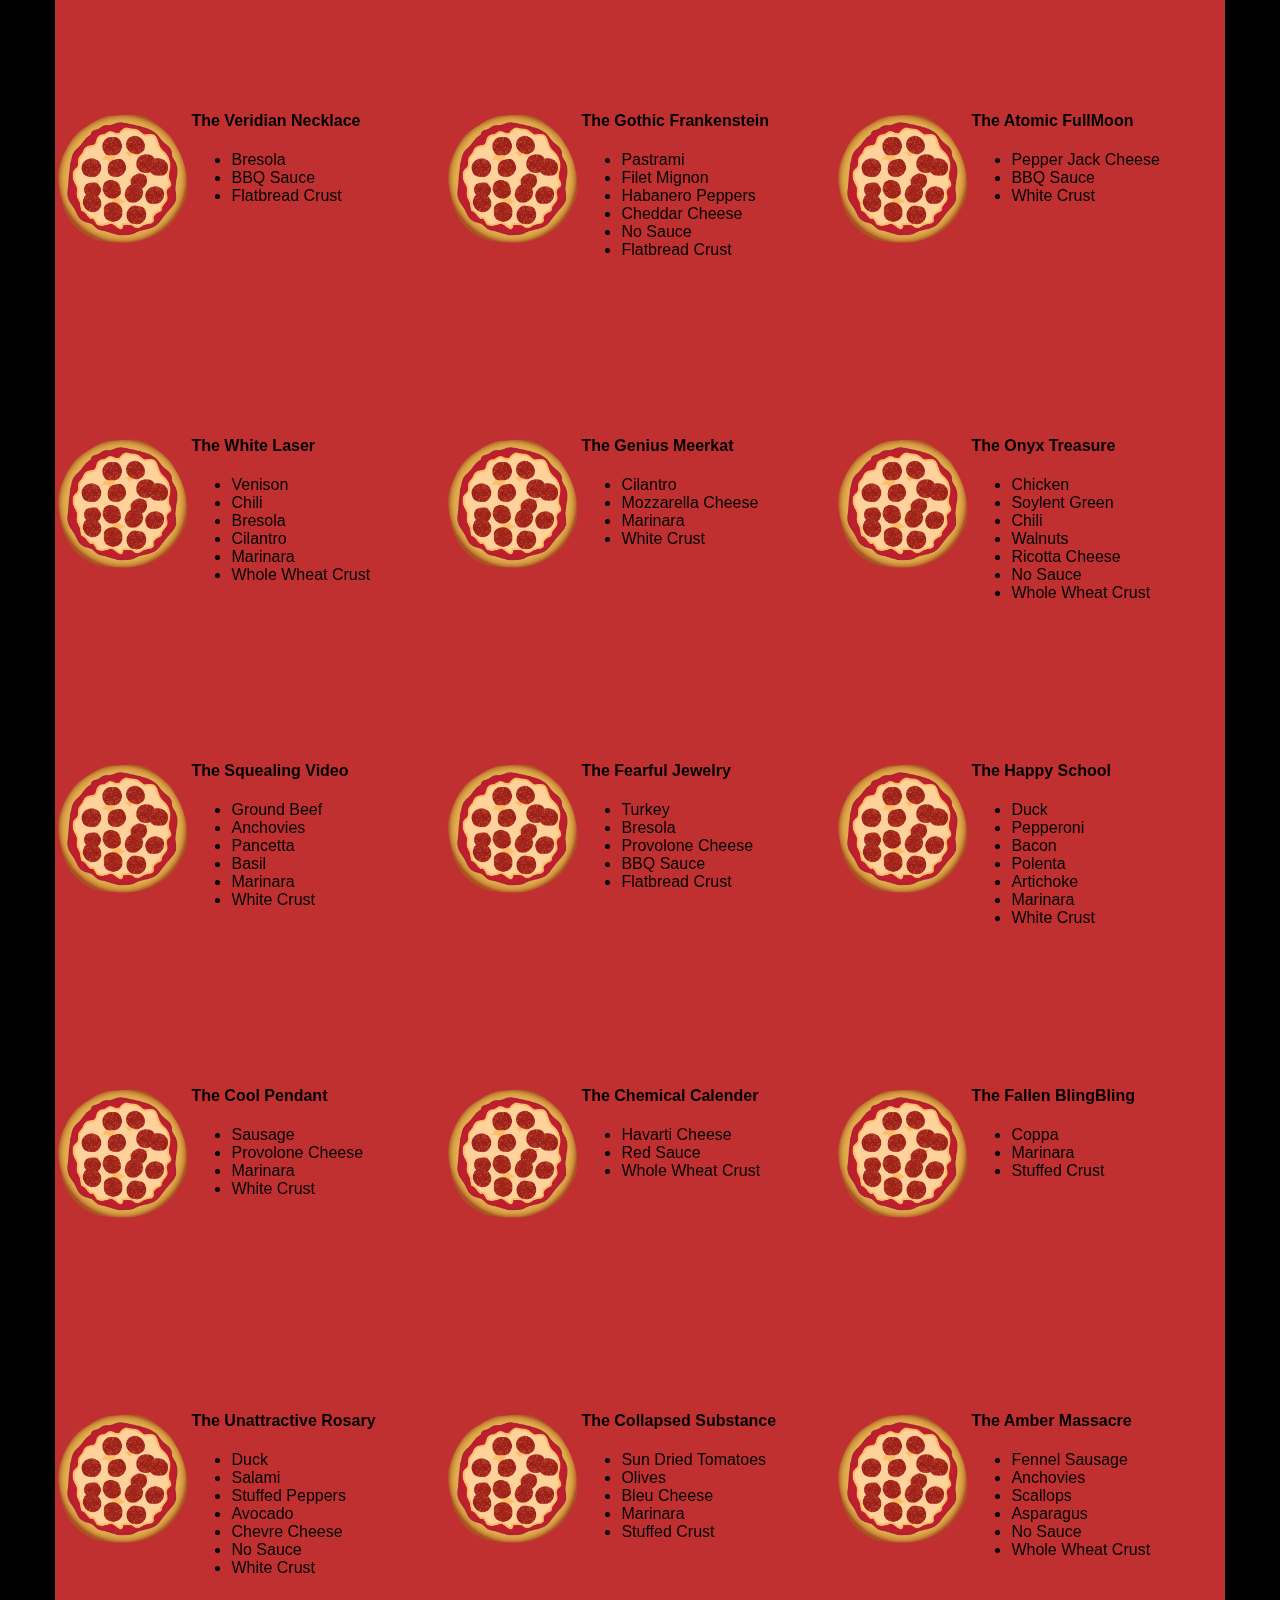
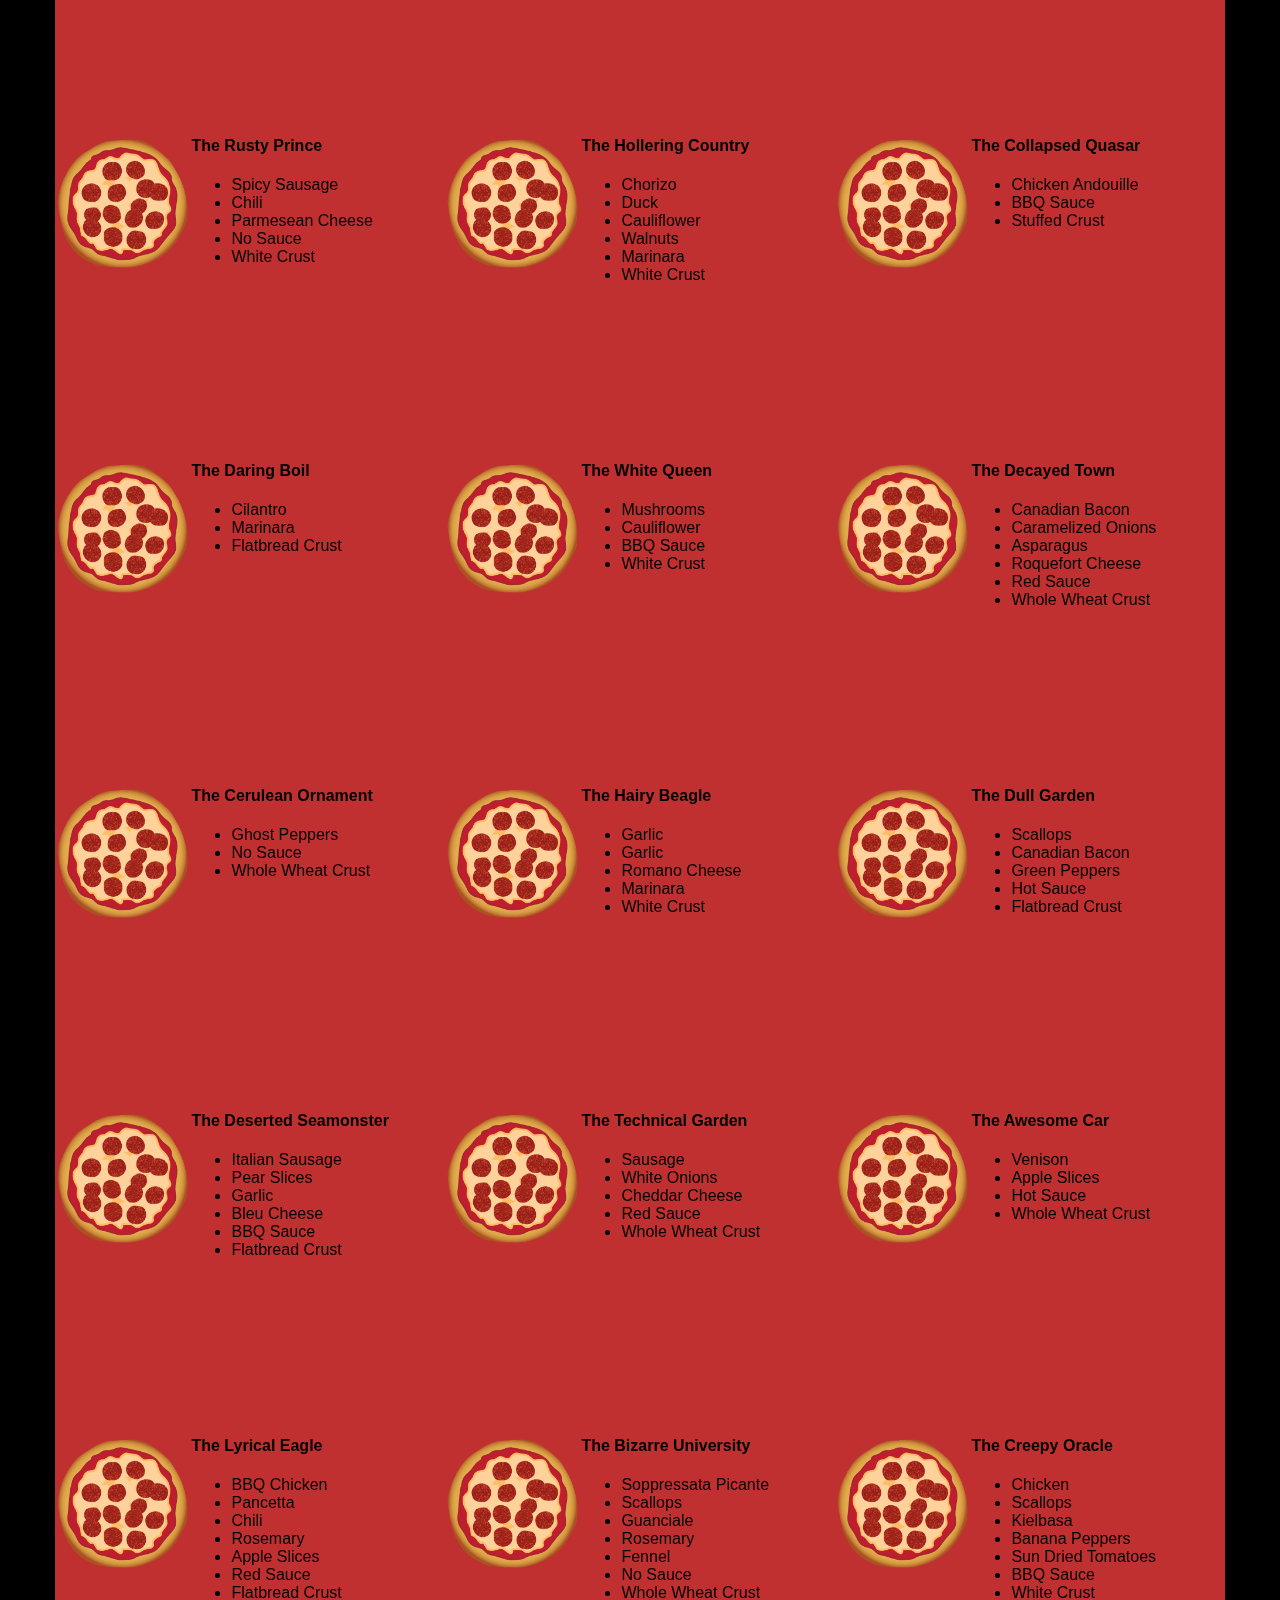
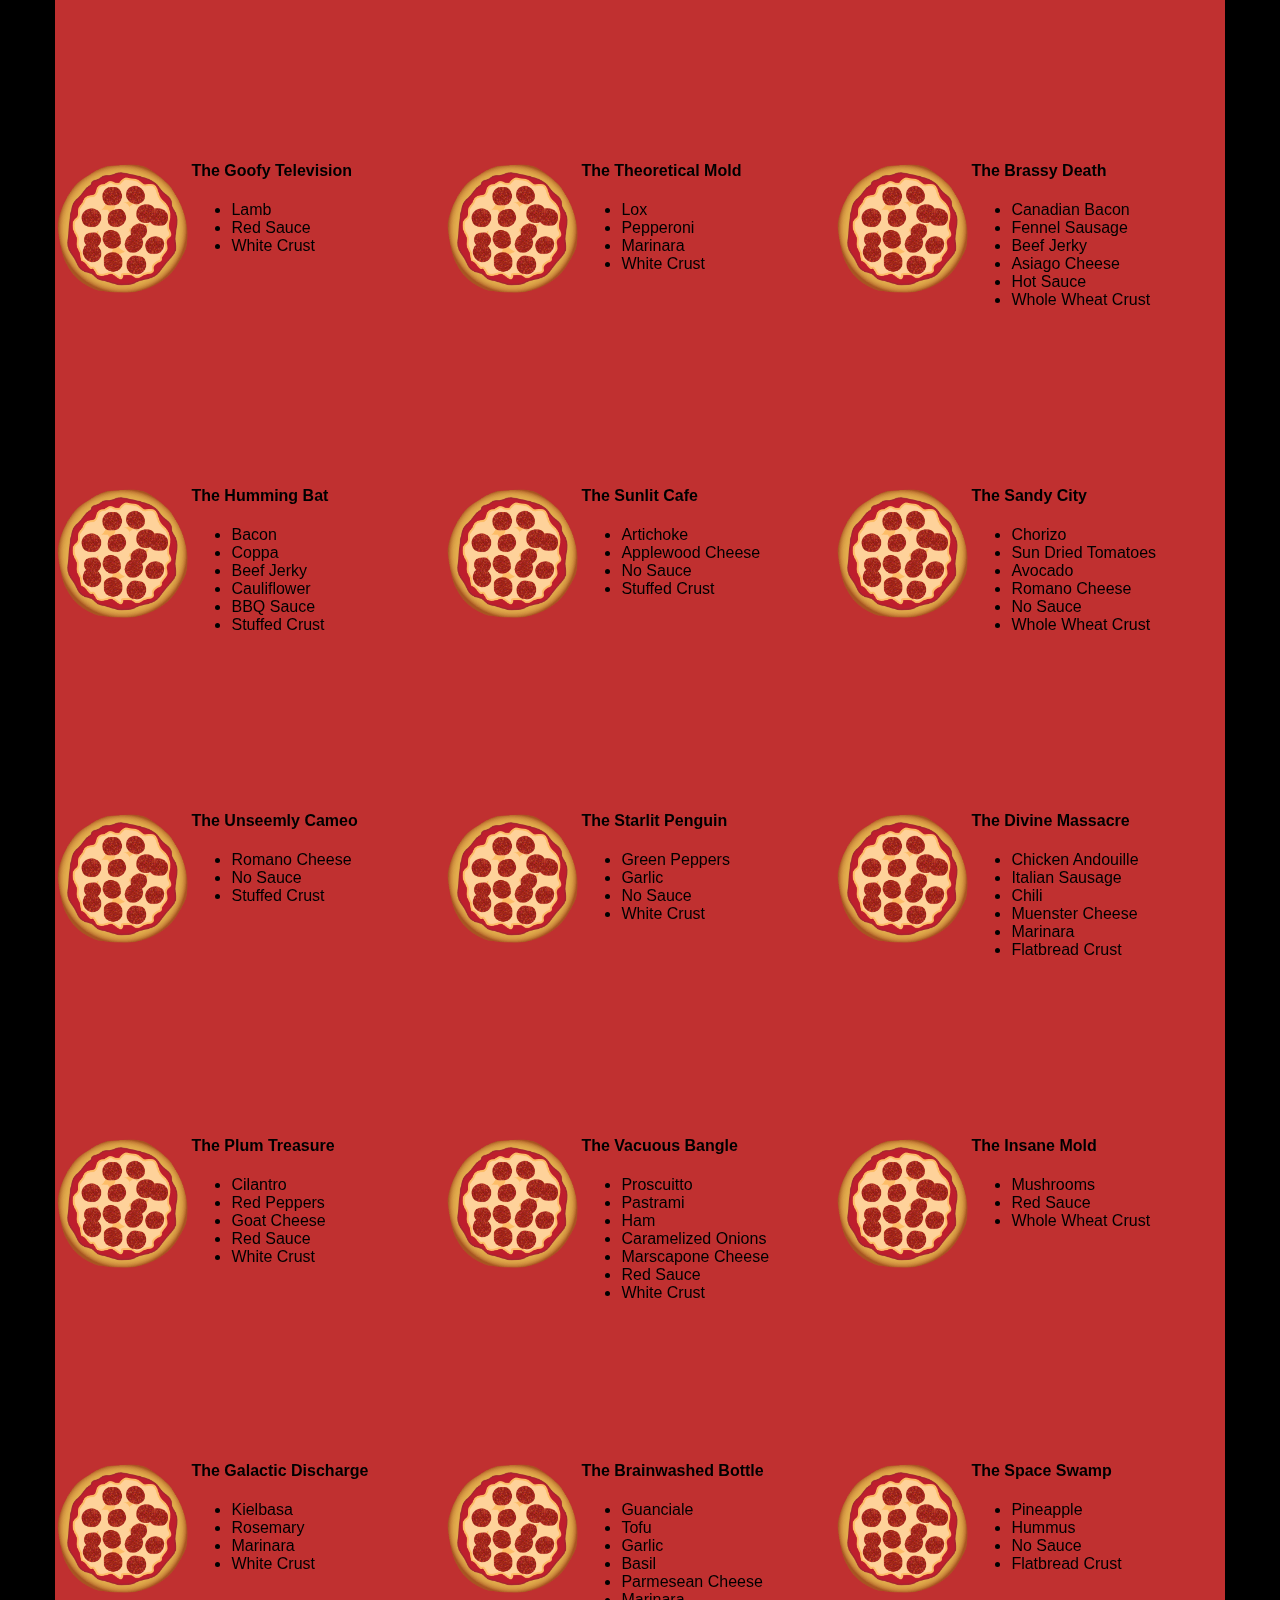
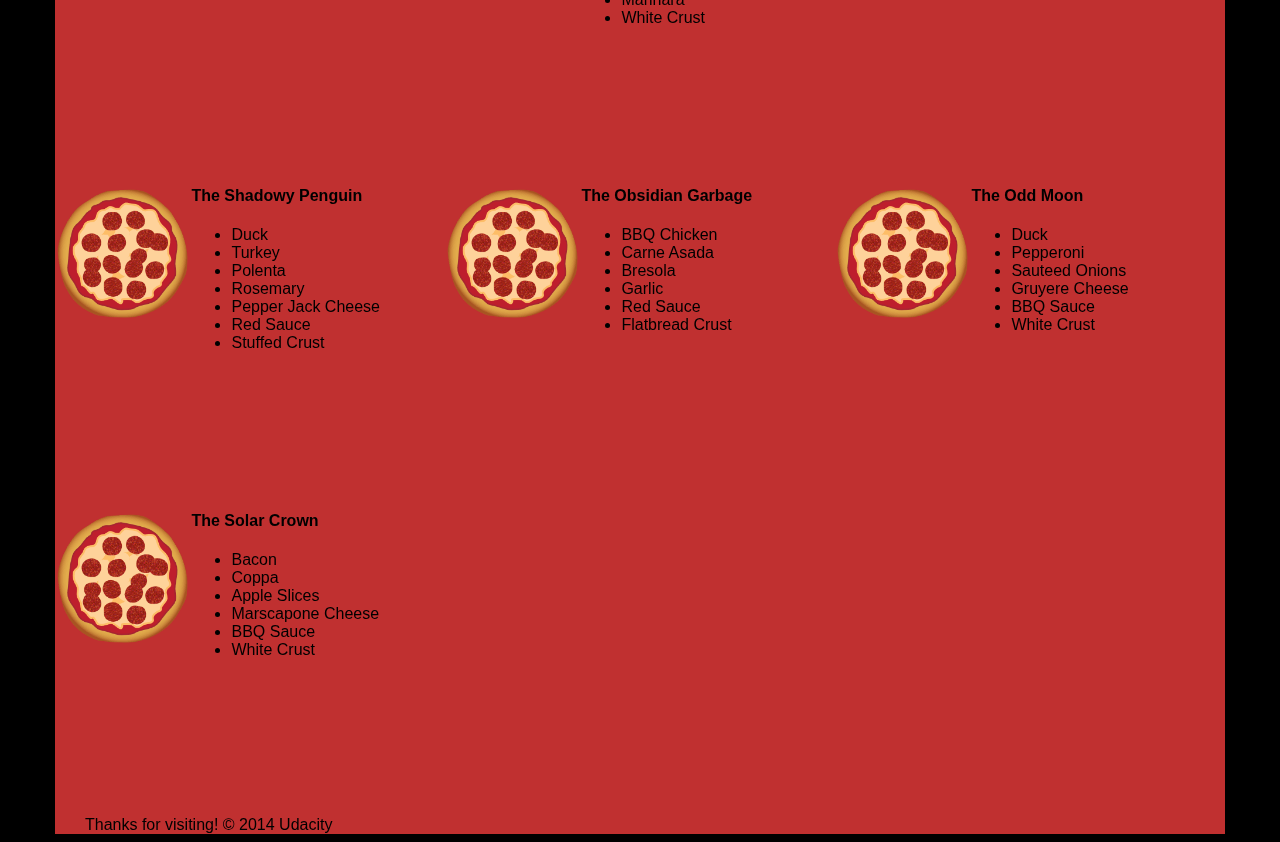
<file: optim/views/pizza.html>
<!DOCTYPE HTML>
<html>
<head>
  <script type="text/javascript" src="js/main.js" defer></script>
  
  <link rel="stylesheet" href="css/style.css">
	<link rel="stylesheet" href="css/bootstrap-grid.css">
	<script>
		var pizzaIngredients = {};
pizzaIngredients.meats = [
  "Pepperoni",
  "Sausage",
  "Fennel Sausage",
  "Spicy Sausage",
  "Chicken",
  "BBQ Chicken",
  "Chorizo",
  "Chicken Andouille",
  "Salami",
  "Tofu",
  "Bacon",
  "Canadian Bacon",
  "Proscuitto",
  "Italian Sausage",
  "Ground Beef",
  "Anchovies",
  "Turkey",
  "Ham",
  "Venison",
  "Lamb",
  "Duck",
  "Soylent Green",
  "Carne Asada",
  "Soppressata Picante",
  "Coppa",
  "Pancetta",
  "Bresola",
  "Lox",
  "Guanciale",
  "Chili",
  "Beef Jerky",
  "Pastrami",
  "Kielbasa",
  "Scallops",
  "Filet Mignon"
];
pizzaIngredients.nonMeats = [
  "White Onions",
  "Red Onions",
  "Sauteed Onions",
  "Green Peppers",
  "Red Peppers",
  "Banana Peppers",
  "Ghost Peppers",
  "Habanero Peppers",
  "Jalapeno Peppers",
  "Stuffed Peppers",
  "Spinach",
  "Tomatoes",
  "Pineapple",
  "Pear Slices",
  "Apple Slices",
  "Mushrooms",
  "Arugula",
  "Basil",
  "Fennel",
  "Rosemary",
  "Cilantro",
  "Avocado",
  "Guacamole",
  "Salsa",
  "Swiss Chard",
  "Kale",
  "Sun Dried Tomatoes",
  "Walnuts",
  "Artichoke",
  "Asparagus",
  "Caramelized Onions",
  "Mango",
  "Garlic",
  "Olives",
  "Cauliflower",
  "Polenta",
  "Fried Egg",
  "Zucchini",
  "Hummus"
];
pizzaIngredients.cheeses = [
  "American Cheese",
  "Swiss Cheese",
  "Goat Cheese",
  "Mozzarella Cheese",
  "Parmesean Cheese",
  "Velveeta Cheese",
  "Gouda Cheese",
  "Muenster Cheese",
  "Applewood Cheese",
  "Asiago Cheese",
  "Bleu Cheese",
  "Boursin Cheese",
  "Brie Cheese",
  "Cheddar Cheese",
  "Chevre Cheese",
  "Havarti Cheese",
  "Jack Cheese",
  "Pepper Jack Cheese",
  "Gruyere Cheese",
  "Limberger Cheese",
  "Manchego Cheese",
  "Marscapone Cheese",
  "Pecorino Cheese",
  "Provolone Cheese",
  "Queso Cheese",
  "Roquefort Cheese",
  "Romano Cheese",
  "Ricotta Cheese",
  "Smoked Gouda"
];
pizzaIngredients.sauces = [
  "Red Sauce",
  "Marinara",
  "BBQ Sauce",
  "No Sauce",
  "Hot Sauce"
];
pizzaIngredients.crusts = [
  "White Crust",
  "Whole Wheat Crust",
  "Flatbread Crust",
  "Stuffed Crust"
];

// Name generator pulled from http://saturdaykid.com/usernames/generator.html
// Capitalizes first letter of each word
String.prototype.capitalize = function() {
  return this.charAt(0).toUpperCase() + this.slice(1);
};

// Pulls adjective out of array using random number sent from generator
function getAdj(x){
  switch(x) {
    case "dark":
      var dark = ["dark","morbid", "scary", "spooky", "gothic", "deviant", "creepy", "sadistic", "black", "dangerous", "dejected", "haunted",
      "morose", "tragic", "shattered", "broken", "sad", "melancholy", "somber", "dark", "gloomy", "homicidal", "murderous", "shady", "misty",
      "dusky", "ghostly", "shadowy", "demented", "cursed", "insane", "possessed", "grotesque", "obsessed"];
      return dark;
    case "color":
      var colors = ["blue", "green", "purple", "grey", "scarlet", "NeonGreen", "NeonBlue", "NeonPink", "HotPink", "pink", "black", "red",
      "maroon", "silver", "golden", "yellow", "orange", "mustard", "plum", "violet", "cerulean", "brown", "lavender", "violet", "magenta",
      "chestnut", "rosy", "copper", "crimson", "teal", "indigo", "navy", "azure", "periwinkle", "brassy", "verdigris", "veridian", "tan",
      "raspberry", "beige", "sandy", "ElectricBlue", "white", "champagne", "coral", "cyan"];
      return colors;
    case "whimsical":
      var whimsy = ["whimsical", "silly", "drunken", "goofy", "funny", "weird", "strange", "odd", "playful", "clever", "boastful", "breakdancing",
      "hilarious", "conceited", "happy", "comical", "curious", "peculiar", "quaint", "quirky", "fancy", "wayward", "fickle", "yawning", "sleepy",
      "cockeyed", "dizzy", "dancing", "absurd", "laughing", "hairy", "smiling", "perplexed", "baffled", "cockamamie", "vulgar", "hoodwinked",
      "brainwashed"];
      return whimsy;
    case "shiny":
      var shiny = ["sapphire", "opal", "silver", "gold", "platinum", "ruby", "emerald", "topaz", "diamond", "amethyst", "turquoise",
      "starlit", "moonlit", "bronze", "metal", "jade", "amber", "garnet", "obsidian", "onyx", "pearl", "copper", "sunlit", "brass", "brassy",
      "metallic"];
      return shiny;
    case "noisy":
      var noisy = ["untuned", "loud", "soft", "shrieking", "melodious", "musical", "operatic", "symphonic", "dancing", "lyrical", "harmonic",
      "orchestral", "noisy", "dissonant", "rhythmic", "hissing", "singing", "crooning", "shouting", "screaming", "wailing", "crying", "howling",
      "yelling", "hollering", "caterwauling", "bawling", "bellowing", "roaring", "squealing", "beeping", "knocking", "tapping", "rapping",
      "humming", "scatting", "whispered", "whispering", "rasping", "buzzing", "whirring", "whistling", "whistled"];
      return noisy;
    case "apocalyptic":
      var apocalyptic = ["nuclear", "apocalyptic", "desolate", "atomic", "zombie", "collapsed", "grim", "fallen", "collapsed", "cannibalistic",
      "radioactive", "toxic", "poisonous", "venomous", "disastrous", "grimy", "dirty", "undead", "bloodshot", "rusty", "glowing", "decaying",
      "rotten", "deadly", "plagued", "decimated", "rotting", "putrid", "decayed", "deserted", "acidic"];
      return apocalyptic;
    case "insulting":
      var insulting = ["stupid", "idiotic", "fat", "ugly", "hideous", "grotesque", "dull", "dumb", "lazy", "sluggish", "brainless", "slow",
      "gullible", "obtuse", "dense", "dim", "dazed", "ridiculous", "witless", "daft", "crazy", "vapid", "inane", "mundane", "hollow", "vacuous",
      "boring", "insipid", "tedious", "monotonous", "weird", "bizarre", "backward", "moronic", "ignorant", "scatterbrained", "forgetful", "careless",
      "lethargic", "insolent", "indolent", "loitering", "gross", "disgusting", "bland", "horrid", "unseemly", "revolting", "homely", "deformed",
      "disfigured", "offensive", "cowardly", "weak", "villainous", "fearful", "monstrous", "unattractive", "unpleasant", "nasty", "beastly", "snide",
      "horrible", "syncophantic", "unhelpful", "bootlicking"];
      return insulting;
    case "praise":
      var praise = ["beautiful", "intelligent", "smart", "genius", "ingenious", "gorgeous", "pretty", "witty", "angelic", "handsome", "graceful",
      "talented", "exquisite", "enchanting", "fascinating", "interesting", "divine", "alluring", "ravishing", "wonderful", "magnificient", "marvelous",
      "dazzling", "cute", "charming", "attractive", "nifty", "delightful", "superior", "amiable", "gentle", "heroic", "courageous", "valiant", "brave",
      "noble", "daring", "fearless", "gallant", "adventurous", "cool", "enthusiastic", "fierce", "awesome", "radical", "tubular", "fearsome",
      "majestic", "grand", "stunning"];
      return praise;
    case "scientific":
      var scientific = ["scientific", "technical", "digital", "programming", "calculating", "formulating", "cyberpunk", "mechanical", "technological",
      "innovative", "brainy", "chemical", "quantum", "astro", "space", "theoretical", "atomic", "electronic", "gaseous", "investigative", "solar",
      "extinct", "galactic"];
      return scientific;
    default:
      var scientific_default = ["scientific", "technical", "digital", "programming", "calculating", "formulating", "cyberpunk", "mechanical", "technological",
      "innovative", "brainy", "chemical", "quantum", "astro", "space", "theoretical", "atomic", "electronic", "gaseous", "investigative", "solar",
      "extinct", "galactic"];
      return scientific_default;
  }
}

// Pulls noun out of array using random number sent from generator
function getNoun(y) {
  switch(y) {
    case "animals":
      var animals = ["flamingo", "hedgehog", "owl", "elephant", "pussycat", "alligator", "dachsund", "poodle", "beagle", "crocodile", "kangaroo",
      "wallaby", "woodpecker", "eagle", "falcon", "canary", "parrot", "parakeet", "hamster", "gerbil", "squirrel", "rat", "dove", "toucan",
      "raccoon", "vulture", "peacock", "goldfish", "rook", "koala", "skunk", "goat", "rooster", "fox", "porcupine", "llama", "grasshopper",
      "gorilla", "monkey", "seahorse", "wombat", "wolf", "giraffe", "badger", "lion", "mouse", "beetle", "cricket", "nightingale",
      "hawk", "trout", "squid", "octopus", "sloth", "snail", "locust", "baboon", "lemur", "meerkat", "oyster", "frog", "toad", "jellyfish",
      "butterfly", "caterpillar", "tiger", "hyena", "zebra", "snail", "pig", "weasel", "donkey", "penguin", "crane", "buzzard", "vulture",
      "rhino", "hippopotamus", "dolphin", "sparrow", "beaver", "moose", "minnow", "otter", "bat", "mongoose", "swan", "firefly", "platypus"];
      return animals;
    case "profession":
      var professions = ["doctor", "lawyer", "ninja", "writer", "samurai", "surgeon", "clerk", "artist", "actor", "engineer", "mechanic",
      "comedian", "fireman", "nurse", "RockStar", "musician", "carpenter", "plumber", "cashier", "electrician", "waiter", "president", "governor",
      "senator", "scientist", "programmer", "singer", "dancer", "director", "mayor", "merchant", "detective", "investigator", "navigator", "pilot",
      "priest", "cowboy", "stagehand", "soldier", "ambassador", "pirate", "miner", "police"];
      return professions;
    case "fantasy":
      var fantasy = ["centaur", "wizard", "gnome", "orc", "troll", "sword", "fairy", "pegasus", "halfling", "elf", "changeling", "ghost",
      "knight", "squire", "magician", "witch", "warlock", "unicorn", "dragon", "wyvern", "princess", "prince", "king", "queen", "jester",
      "tower", "castle", "kraken", "seamonster", "mermaid", "psychic", "seer", "oracle"];
      return fantasy;
    case "music":
      var music = ["violin", "flute", "bagpipe", "guitar", "symphony", "orchestra", "piano", "trombone", "tuba", "opera", "drums",
      "harpsichord", "harp", "harmonica", "accordion", "tenor", "soprano", "baritone", "cello", "viola", "piccolo", "ukelele", "woodwind", "saxophone",
      "bugle", "trumpet", "sousaphone", "cornet", "stradivarius", "marimbas", "bells", "timpani", "bongos", "clarinet", "recorder", "oboe", "conductor",
      "singer"];
      return music;
    case "horror":
      var horror = ["murderer", "chainsaw", "knife", "sword", "murder", "devil", "killer", "psycho", "ghost", "monster", "godzilla", "werewolf",
      "vampire", "demon", "graveyard", "zombie", "mummy", "curse", "death", "grave", "tomb", "beast", "nightmare", "frankenstein", "specter",
      "poltergeist", "wraith", "corpse", "scream", "massacre", "cannibal", "skull", "bones", "undertaker", "zombie", "creature", "mask", "psychopath",
      "fiend", "satanist", "moon", "fullMoon"];
      return horror;
    case "gross":
      var gross = ["slime", "bug", "roach", "fluid", "pus", "booger", "spit", "boil", "blister", "orifice", "secretion", "mucus", "phlegm",
      "centipede", "beetle", "fart", "snot", "crevice", "flatulence", "juice", "mold", "mildew", "germs", "discharge", "toilet", "udder", "odor", "substance",
      "fluid", "moisture", "garbage", "trash", "bug"];
      return gross;
    case "everyday":
      var everyday = ["mirror", "knife", "fork", "spork", "spoon", "tupperware", "minivan", "suburb", "lamp", "desk", "stereo", "television", "TV",
      "book", "car", "truck", "soda", "door", "video", "game", "computer", "calender", "tree", "plant", "flower", "chimney", "attic", "kitchen",
      "garden", "school", "wallet", "bottle"];
      return everyday;
    case "jewelry":
      var jewelry = ["earrings", "ring", "necklace", "pendant", "choker", "brooch", "bracelet", "cameo", "charm", "bauble", "trinket", "jewelry",
      "anklet", "bangle", "locket", "finery", "crown", "tiara", "blingBling", "chain", "rosary", "jewel", "gemstone", "beads", "armband", "pin",
      "costume", "ornament", "treasure"];
      return jewelry;
    case "places":
      var places = ["swamp", "graveyard", "cemetery", "park", "building", "house", "river", "ocean", "sea", "field", "forest", "woods", "neighborhood",
      "city", "town", "suburb", "country", "meadow", "cliffs", "lake", "stream", "creek", "school", "college", "university", "library", "bakery",
      "shop", "store", "theater", "garden", "canyon", "highway", "restaurant", "cafe", "diner", "street", "road", "freeway", "alley"];
      return places;
    case "scifi":
      var scifi = ["robot", "alien", "raygun", "spaceship", "UFO", "rocket", "phaser", "astronaut", "spaceman", "planet", "star", "galaxy",
      "computer", "future", "timeMachine", "wormHole", "timeTraveler", "scientist", "invention", "martian", "pluto", "jupiter", "saturn", "mars",
      "quasar", "blackHole", "warpDrive", "laser", "orbit", "gears", "molecule", "electron", "neutrino", "proton", "experiment", "photon", "apparatus",
      "universe", "gravity", "darkMatter", "constellation", "circuit", "asteroid"];
      return scifi;
    default:
      var scifi_default = ["robot", "alien", "raygun", "spaceship", "UFO", "rocket", "phaser", "astronaut", "spaceman", "planet", "star", "galaxy",
      "computer", "future", "timeMachine", "wormHole", "timeTraveler", "scientist", "invention", "martian", "pluto", "jupiter", "saturn", "mars",
      "quasar", "blackHole", "warpDrive", "laser", "orbit", "gears", "molecule", "electron", "neutrino", "proton", "experiment", "photon", "apparatus",
      "universe", "gravity", "darkMatter", "constellation", "circuit", "asteroid"];
      return scifi_default;
  }
}

var adjectives = ["dark", "color", "whimsical", "shiny", "noisy", "apocalyptic", "insulting", "praise", "scientific"];  // types of adjectives for pizza titles
var nouns = ["animals", "everyday", "fantasy", "gross", "horror", "jewelry", "places", "scifi"];                        // types of nouns for pizza titles

// Generates random numbers for getAdj and getNoun functions and returns a new pizza name
function generator(adj, noun) {
  var adjectives = getAdj(adj);
  var nouns = getNoun(noun);
  var randomAdjective = parseInt(Math.random() * adjectives.length);
  var randomNoun = parseInt(Math.random() * nouns.length);
  var name = "The " + adjectives[randomAdjective].capitalize() + " " + nouns[randomNoun].capitalize();
  return name;
}

// Chooses random adjective and random noun
function randomName() {
  var randomNumberAdj = parseInt(Math.random() * adjectives.length);
  var randomNumberNoun = parseInt(Math.random() * nouns.length);
  return generator(adjectives[randomNumberAdj], nouns[randomNumberNoun]);
}

// These functions return a string of a random ingredient from each respective category of ingredients.
var selectRandomMeat = function() {
  var randomMeat = pizzaIngredients.meats[Math.floor((Math.random() * pizzaIngredients.meats.length))];
  return randomMeat;
};

var selectRandomNonMeat = function() {
  var randomNonMeat = pizzaIngredients.nonMeats[Math.floor((Math.random() * pizzaIngredients.nonMeats.length))];
  return randomNonMeat;
};

var selectRandomCheese = function() {
  var randomCheese = pizzaIngredients.cheeses[Math.floor((Math.random() * pizzaIngredients.cheeses.length))];
  return randomCheese;
};

var selectRandomSauce = function() {
  var randomSauce = pizzaIngredients.sauces[Math.floor((Math.random() * pizzaIngredients.sauces.length))];
  return randomSauce;
};

var selectRandomCrust = function() {
  var randomCrust = pizzaIngredients.crusts[Math.floor((Math.random() * pizzaIngredients.crusts.length))];
  return randomCrust;
};

var ingredientItemizer = function(string) {
  return "<li>" + string + "</li>";
};

// Returns a string with random pizza ingredients nested inside <li> tags
var makeRandomPizza = function() {
  var pizza = "";

  var numberOfMeats = Math.floor((Math.random() * 4));
  var numberOfNonMeats = Math.floor((Math.random() * 3));
  var numberOfCheeses = Math.floor((Math.random() * 2));

  for (var i = 0; i < numberOfMeats; i++) {
    pizza = pizza + ingredientItemizer(selectRandomMeat());
  }

  for (var j = 0; j < numberOfNonMeats; j++) {
    pizza = pizza + ingredientItemizer(selectRandomNonMeat());
  }

  for (var k = 0; k < numberOfCheeses; k++) {
    pizza = pizza + ingredientItemizer(selectRandomCheese());
  }

  pizza = pizza + ingredientItemizer(selectRandomSauce());
  pizza = pizza + ingredientItemizer(selectRandomCrust());

  return pizza;
};

// returns a DOM element for each pizza
var pizzaElementGenerator = function(i) {
  var pizzaContainer,             // contains pizza title, image and list of ingredients
      pizzaImageContainer,        // contains the pizza image
      pizzaImage,                 // the pizza image itself
      pizzaDescriptionContainer,  // contains the pizza title and list of ingredients
      pizzaName,                  // the pizza name itself
      ul;                         // the list of ingredients

  pizzaContainer = document.createElement("div");
  pizzaImageContainer = document.createElement("div");
  pizzaImage = document.createElement("img");
  pizzaDescriptionContainer = document.createElement("div");

  pizzaContainer.classList.add("randomPizzaContainer");
  pizzaContainer.style.width = "33.33%";
  pizzaContainer.style.height = "325px";
  pizzaContainer.id = "pizza" + i;                // gives each pizza element a unique id
  pizzaImageContainer.style.width="35%";

  pizzaImage.src = "images/pizza.png";
  pizzaImage.classList.add("img-responsive");
  pizzaImageContainer.appendChild(pizzaImage);
  pizzaContainer.appendChild(pizzaImageContainer);


  pizzaDescriptionContainer.style.width="65%";

  pizzaName = document.createElement("h4");
  pizzaName.innerHTML = randomName();
  pizzaDescriptionContainer.appendChild(pizzaName);

  ul = document.createElement("ul");
  ul.innerHTML = makeRandomPizza();
  pizzaDescriptionContainer.appendChild(ul);
  pizzaContainer.appendChild(pizzaDescriptionContainer);

  return pizzaContainer;
};

	</script>
</head>

<body>
  <div class="container">
    <div id="header" class="row">
      <div class="col-md-6">
        <div class="row">
          <div class="col-md-12">
            <h1>Cam's Pizzeria</h1>
            <div class="row">
              <div id="menu" class="col-md-12">
                <form action="#randomPizzas">
                  <input type="submit" value="Menu">
                </form>
                <form action="#ingredients">
                  <input type="submit" value="Our Ingredients">
                </form>
                <form action="#locations">
                  <input type="submit" value="Locations">
                </form>
                <form action="#" onsubmit="alert('Thanks for clicking! This button doesn\'t do anything because this is a fake pizzeria :\)')">
                  <input type="submit" value="Contact Us">
                </form>
              </div>
            </div>
          </div>
        </div>
      </div>
      <div id="movingPizzas1" class="col-md-6">
      </div>
    </div>
    <div id="callToAction" class="row">
      <div class="col-md-4">
        <img src="images/cpizzaria.jpg" class="img-responsive"> <!-- Image credit to: http://commons.wikimedia.org/wiki/File:HK_TST_night_%E5%98%89%E8%98%AD%E9%81%93_Granville_Road_restaurant_Paisano's_Pizzeria_pizza_Dec-2013.JPG -->
      </div>
      <div class="col-md-8">
        <div class="row">
          <div class="col-md-12">
            <h2>We Have Hundreds of Pizza Recipes!</h2>
            <p>At Cam's Pizzeria, we know you want options. Pepperoni? Boring. Cheese? No way! Sausage? C'mon, let's get creative.</p>

            <p>We have every pizza ingredient imaginable in our kitchen because we know you take choice seriously. Take a look through our menu of hundreds of pizza options and we know that you'll find something you love.</p>
          </div>
        </div>
        <div class="row">
          <div class="col-md-6 col-md-push-3">
            <form action="#randomPizzas">
              <input type="submit" value="Pick a Pizza Now!">
            </form>
          </div>
        </div>
      </div>
    </div>
    <div id="ingredients" class="row">
      <div class="col-md-8 col-md-push-2">
        <div class="row">
          <div class="col-md-12 centered">
            <h2>Ingredients!</h2>
          </div>
        </div>
        <div class="row">
          <div class="col-md-12">
            <p>We've scoured the planet for the best pizza ingredients. Our crack team of ingredient specialists are on constant lookout for new and interesting pizza ingredients.</p>

            <p>We have classic meats like pepperoni, sausage, and barbecue chicken. But you can find even more fun meats like coppa, kielbasa and soylent green on our menu too.</p>

            <p>Not interested in meat? No problem! We love our veggies too :) We have everything from arugula to zucchini.</p>
          </div>
        </div>
      </div>
    </div>
    <div id="locations" class="row">
      <div class="col-md-12">
        <h2 style="text-align: center">Locations!</h2>
        <div class="row">
          <div class="col-md-6">
            <h3>Pizza Road</h3>
            <p>1800 Pizza Road<br>San Francisco, CA<br>01010<br>555-555-5555</p>
          </div>
          <div class="col-md-6">
            <h3>Classic Pie Way</h3>
            <p>999 Classic Pie Way<br>New York, NY<br>00100<br>555-555-5555</p>
          </div>
        </div>
      </div>
    </div>
    <div id="pizzaGenerator" class="row">
      <div class="col-md-12">
        <h2 style="text-align: center">Our Pizzas!</h2>
        <div class="row">
          <div class="col-md-12">
            <em>What size pizza would you like? Use the slider below to change pizza sizes.</em>
          </div>
          <div id="pizzaSize" class="col-md-6">Medium</div>
          <div class="col-md-12">
            <input id="sizeSlider" type="range" min="1" max="3" value="2" step="1" onchange="resizePizzas(this.value)"></input>
          </div>
        </div>
        <div id="randomPizzas" class="row">
          <div id="pizza0" class="randomPizzaContainer" style="width:33.33%; height: 325px;">
            <div style="width:35%">
              <img src="images/pizza.png" class="img-responsive">
            </div>
            <div style="width:65%">
              <h4>The Udacity Special</h4>
              <ul>
                <li>Turkey</li>
                <li>Tofu</li>
                <li>Cauliflower</li>
                <li>Sun Dried Tomatoes</li>
                <li>Velveeta Cheese</li>
                <li>Red Sauce</li>
                <li>Whole Wheat Crust</li>
              </ul>
            </div>
          </div>
          <div id="pizza1" class="randomPizzaContainer" style="width:33.33%; height: 325px;">
            <div style="width:35%">
              <img src="images/pizza.png" class="img-responsive">
            </div>
            <div style="width:65%">
              <h4>The Cameron Special</h4>
              <ul>
                <li>Chicken</li>
                <li>Hot Sauce</li>
                <li>White Crust</li>
              </ul>
            </div>
          </div>
        </div>
      </div>
    </div>
    <div id="footer" class="col-md-12">Thanks for visiting! &copy; 2014 Udacity</div>
  </div>
  
</body>

</html>
</html>
</file>
<file: css/style.css>
*{order: 0.01px solid red !important; 
box-sizing: border-box;}

body{
  background-color:#888888;
  position:relative;
}

.shadow{
  -moz-box-shadow: 1px 1px 1px 1px #333;
  -webkit-box-shadow: 1px 1px 1px 1px #333;
  box-shadow: 0px 0px 15px 1px #333;
}

.row{
  margin:0;
}

.container{
  max-width:1000px;
}

nav {
  background-color:#722872;
}

.navbar-brand{
  color:#CCC; letter-spacing:1px;
  margin-right:-20px;
  font-size:20px; font-weight:600;
}

.navbar-header{
  margin-top:10px;
}

.navbar-nav {
  float:right;
}
.navbar {
  background-color:#722872; 
  -webkit-box-shadow: 0 8px 6px -6px #777;
  -moz-box-shadow: 0 8px 6px -6px #777;
  box-shadow: 0 5px 4px 0px #777;
}

.active > a {
  color:#444 !important; box-shadow: 0 1px 1px 1px #221;
}

ul.nav a {
  color:#CCC; letter-spacing:1px; font-weight:600; padding:10px 15px;
}

ul.nav li{
  margin: 15px 1px; display:inline-block !important;
}

.icon-bar{
  background-color:white;
}


@media only screen and (max-width : 767px){
      ul.nav li {
        margin:8px;
      }

      ul.nav {
        margin:0px; float:none; text-align:center;
      }
    }

ul.nav a:hover, ul.nav a:focus {
  background:none;
}

ul.nav a:hover {
  color:#555; 
  -moz-box-shadow: 0 1px 1px 1px #221;
  -webkit-box-shadow: 0 1px 1px 1px #221;
  box-shadow: 0 1px 1px 1px #221;
}

.active {
  background-color:#CCC;
}

.about {
  background-color:#AAAAAA;
  padding-top:160px;
  font-size:20px;
  color:white;
  padding-bottom:50px;
}

.about-info{
  text-align:center; max-width:800px;  padding:50px;
}

.code{
  font-size:40px !important; position:relative; top:-30px; background-color:#AAA; padding:7px;
}

.my-info {
  margin-bottom:30px;
}

.line{
  border-top:5px solid white; text-align:center;
}

.my-title{
  margin-top:-20px;
}

.my-pic{
  border-radius:50%;
}

.about-photo{
  margin-left:-5%
}

@media only screen and (max-width : 991px) {
  .about {
    padding-top:100px;
  }
  .about-photo{
    margin:0px;
  }
  .my-pic{
    margin-left:20%;
    margin-right:20%; 
    margin:auto; 
    max-width:200px;
    width:95%
  }
  .about-info{
    padding:30px
  }
}


.inner-wrap{
  padding-top:50px;
  color:#888;
  background-color:#EEE;
}

.heading-title{
  text-align:center; margin-bottom:30px; font-weight:600;
  }

.heading{
  border-top:5px solid #888;
  text-align:center; 
  width:90%; 
  margin:0 auto;
}

.heading-code{
  font-size:45px !important; 
  position:relative; top:-33px; 
  background-color:#EEE; 
  padding:7px;
}

.project-pic{
  padding:15px; 
  padding-bottom:5px;
}

.pictures{
  margin-top:-20px; 
  margin:auto; 
  margin-right:60px;
  margin-left:60px;
  padding-bottom:40px;
}

@media only screen and (max-width : 768px) {
      .pictures {
        width:90%; 
        margin:0px auto;
        max-width:450px; 
      }
    }



input:focus ~ .floating-label,
input:not(:focus):valid ~ .floating-label{
  top: -70px;
  bottom: 0px;
  left: 0px;
  font-size: 20px;
  opacity: 1;
  color:#722872;
}

.inputText {
  outline:none !important;
  font-size: 35px;
  width:90%;
  height: 60px;
  background-color:#EEE;
  color:#888;
  display:flex;
  border:none;
  border-bottom: 3px solid #BBB;
 
  padding:0px !important;
  margin:0px !important;
}

.floating-label {
  pointer-events: none;
  left: 0px;
  top: -55px;
 color:#BBB;
  transition: 0.2s ease all;
  font-size:35px;
  position:relative;
}

.form{
  margin:0px 40px 40px 40px;
}

.message{
  height:200px;
 }

textarea:focus ~ .floating-label2,
textarea:not(:focus):valid ~ .floating-label2{
  top:-300px !important;
  font-size: 20px;
  opacity: 1;
  color:#722872;
  position:relative;
}

.text-areabox{
  top: -270px !important; 
}


.form-control:focus, .form-control{
  box-shadow:2px 2px 2px 2px #EEE;
  -webkit-box-shadow: 2px 2px 2px 2px #EEE;
  -moz-box-shadow: 2px 2px 2px 2px #EEE;
  border-bottom: 3px solid #BBB;
  }

.placehold{
  height:75px;
}

.message-box{
  height:300px;
  padding-top:10px;
}

.floating-label2 {
  pointer-events: none;
  top: -55px;
  color:#BBB;
  transition: 0.2s ease all;
  font-size:35px;
  position:relative;
}

.btn-primary{
  background-color:#722872;
}

.contact-text{
  padding:20px;
  font-size:20px;
}

footer {
  background-color:#AAA;
  color:white;
}

.footer-header{
  font-size:20px;
  font-weight:600;
  margin-top:5px;
}

.footer-info{
   margin:0px;
   margin-top:-5px;
   margin-bottom:5px;
}

.purple-block{
  height:50px;
  width:100%;
  background-color:#722872;
}
</file>
<file: akari/style.css>
* {
	/*outline:1px solid red !important; */
	font-family: 'Indie Flower', cursive;
	margin:0;
	padding:0;
	}




body {
	
	
	box-sizing:border-box;
	margin-left:15%;
	margin-right:15%

	  }

ul{list-style-type:none;
   margin-top:150px;
   padding:0;
   background-color:white;
   text-align:center;
	font-size:1.15em;}

.nav_text {
	font-size:1.5em;
	position:absolute;
	top:40%;
	left:16%;}

header {width:100%;
		display:inline-block;
		height:150px;
		position:fixed;
		display:flex;
		background-color:white;
		z-index:3;

		}
.logo{width:300px;}

.nav_item {width:150px;
			
		  position:relative;
		  }

.nav_icon {
	position:absolute;
	top:5%;
	left:40%;
}

.hide {
	display:none;
}

.line_top {
	background-color:gray;
	width:100%;
	position:absolute;
	z-index:2;
	height:3px;
	top:40%;
}

.line_bottom {
	background-color:gray;
	width:100%;
	position:absolute;
	z-index:2;
	height:3px;
	top:60%;
}

.main {
	width:100%;
	padding-top:175px;

}

.row {
	width:100%;
	display:flex;

}

.column{width:50%;
		padding:2%;
		position:relative;
		}

.photo{width:100%;
display:flex;}

.overlay {
	position:absolute;
	background:gray;
	opacity:0.8;
	width:92%;
	height:90%;



	
}

.picture_text{
	font-size:1.25em;
	position:absolute;
	color:white;
	z-index:2;
	padding:30px;
}

.pic_link{
	
	text-decoration:none;
	color:white;
	position:absolute;
}
</file>
<file: draft/main.css>
* {
	/*outline:1px solid red !important;*/
	margin:0;
	padding:0;
	box-sizing:border-box;
	font-family: 'Smythe', cursive;
	background-color:#b3ccff;
	}

header {
	display:flex;
	height:30vw;
	margin-bottom:-1vw;
	
}	

body {
	background-image:url("http://www.myfreetextures.com/wp-content/uploads/2013/07/free-grunge-texture-of-old-vintage-paper-background-image.jpg");
	background-size:100%;

}

#logo {
	width:25%;
	background-image:url(http://placekitten.com/100/100);
	background-repeat:no-repeat;
	background-size:100%;
	margin:4vw;
}

#header_text {
	width:75%;
	font-size:4.5vw;
	margin-top:10vw;
}

#menu_box {
	display:none;
}

.mobile_list {
	width:100%;
	margin-left:2vw;
	margin-right:2vw;
	padding-top:1vw;
	padding-bottom:1vw;
	list-style-type:none;
	display:flex;
	
}

.mobile_list.mobile_footer {
	margin-bottom:2vw;
}

li {

	background-image:url(Frame.jpg);
	background-size:100%;
	background-repeat:no-repeat;
	font-size:6vw;
	width:21vw;
	text-align:center;
	line-height:9vw;
	margin-right:1vw;
	margin-left:1vw;
	

}

#mobile_photos {
	width:90%;
	margin-right:5vw;
	margin-left:5vw;
}

#mobile_photos img {
	width:100%;
	padding:3vw;
}



#slideshow {
  display:none;
  position:relative;
  width:70%;
  margin-right:4vw;
  margin-left:4vw;
  margin-top:4vw;
   }
#slideshow img {
	position:absolute;
	max-width:100%;
	}


.hide {
	display:none;
}

@media only screen and (min-width: 1100px) {
	#mobile_photos {
		display:none;
	}
	.mobile_list {
		display:none;
	}
	body{
		padding-left:17vw;
		padding-right:17vw;
	}
	header {
		height:8vw;
		margin-top:5vw;
		

	}
	#logo {
		width:10%;
		height:6.5vw;
		margin:1vw;
	}
	#header_text {
		width:30%;

		font-size:1.5vw;
		margin-top:2.5vw;
	}

	#menu_box {
		display:flex;
		width:60%;
		margin-top:4.5%;

	}

	.menu_item {
	background-image:url(Frame.jpg);
	background-size:100%;
	background-repeat:no-repeat;
	font-size:2vw;
	width:25%;
	text-align:center;
	line-height:4vw;
	margin:.5vw;
	position:relative;
	}

	.camera {
		width:2.5vw;
		position:absolute;
		top:-3.5vw;
		right:3vw;

	}

	ul {
		width:100%;
		z-index:1;
		position:absolute;

	}

	li {
		list-style-type:none;
		margin:0;
		width:inherit;
		background-image:none;
		font-size:1.7vw;
		background-color:white;
		line-height:3vw;
	
	}

	#slideshow {
		display:block;
		margin-top:4vw;
		width:95%;

	}

	#slideshow img {
		width:100%;
		left:-2vw;
		margin-bottom:4vw;
	}
}
</file>
<file: game/css/style.css>
body {
    text-align: center;
    background-color:gray;
    font-family: 'Bungee Inline', cursive;
}


#hiscore{
	margin-left:25%;
	text-align:left;
	margin-bottom:-60px;
}

#scoreboard {
	margin-bottom:-30px;
}

.modal {
	width:100%;
	height:100%;
	position:fixed;
	z-index:1;
	right:0;
	top:0;
	background-color: rgba(0,20,50,1); 
}

.modal-box {
    background-color: lightblue;
    margin: auto; 
    margin-top: 5%;
    height:80%;
    padding: 20px;
    width: 40%; 
}

#lifebox {
	display:flex;
	margin-left:25%;
	margin-bottom:-65px;
	
}

#life1{
	width:50px;
	
}

#life2{
	width:50px;
}

#life3{
	width:50px;
}

img {
	width:inherit;
}



ul {
	list-style-type:none;
	font-size:1.25em;
	color:red;
	text-align:left;
}

@media screen and (max-width:1150px){
	.modal-box{
		padding:0;
		width:90%;
	}
	ul {
		text-align:center;
	}
}
</file>
<file: resume/css/style.css>
body,
div,
ul,
li,
p,
h1,
h2,
h3,
h4,
h5,
h6 {
  padding:0;
  margin:0;
  font-family: "Roboto", sans-serif;
}

.clear-fix {
  overflow: auto;
}

.education-entry,
.work-entry,
.project-entry {
  padding: 0 5%;
}

h1 {
  font-size: 40px;
  color: lightblue;
  line-height: 48px;
  display: inline;
}

h2 {
  font-weight: bold;
  font-size: 24px;
  color: #999;
  line-height: 29px;
  padding: 10px;
}

h3 {
  font-style: italic;
  font-size: 20px;
  color: #000;
  line-height: 22px;
}

h4 {
  font-weight: bold;
  font-size: 14px;
  color: #4a4a4a;
  line-height: 17px;
}

h2,
h3,
h4,
h5 {
  padding:10px 5%;

}

.smallImage{
  height:100px;
  width:120px;
}

.date-text {
  font-style: italic;
  font-size: 14px;
  color: #999;
  line-height: 16px;
  float: left;
}

.location-text {
  font-style: italic;
  font-size: 14px;
  color: #999;
  line-height: 16px;
  float: right;
  padding-right:10px;

}

p {
  font-size: 14px;
  color: #333;
  line-height: 21px;
}

a {
  color: #1199c3;
  text-decoration: none;
  margin-top: 10px;
  display: block;
}

.welcome-message {
  font-style: italic;
  font-size: 18px;
  color: #f3f3f3;
  line-height: 28px;
}

#skills-h3 {
  color: lightblue;

}

.blue {
  background-color: lightblue;
}

.blue-text {
  color: lightblue;
}

.white-text {
  font-weight: bold;
  color: #fff;
}

.gray {
  background-color: #f3f3f3;
  padding-bottom: 10px;
  clear:both;
}

.dark-gray {
  background-color: #4a4a4a;
}

/* TODO: Replace with image later */
#header {
  background-color: #484848;
}

.flex-box {
  display: -webkit-flex;
  display: flex;
  flex-direction: row;
  flex-wrap: wrap;
  padding: 10px;
}

#projects, #education, #workExperience {padding-left:20px;}

.flex-column {
  display: flex;
  flex-direction: column;
  flex-wrap: nowrap;
  padding: 10px;
}

.center-content {
  padding: 2.5% 5%;
}

ul {
  list-style-type: none;
}

.biopic {
  float: left;
  padding: 10px;
  width: 200px;
 
}

a {color:green;}

img {
  padding: 10px;
}

span {
  padding: 5px;
}

#lets-connect {
  text-align: center;
}

/* Media queries to handle various device widths */

@media only screen and (max-width: 1024px) {
  #lets-connect {
    margin-top: 5%;
  }
}

@media only screen and (max-width:900px) {
  .biopic {
    width: 175px;
  }
}

@media only screen and (max-width: 750px) {
  #skills-h3 {
    font-size:15px; padding:0;
  }

  #lets-connect {
    margin-top: 10%;
  }
  .biopic {
    width: 130px;
  }
  .welcome-message {
    display: none;
  }
}

@media only screen and (min-width: 750px) {
  #skills-h3, .biopic {
    display: block;
  }
  .flex-box {
    justify-content: space-around;
  }
  #main {
    margin-left:10%; margin-right:10%;
  }
}

@media only screen and (max-width: 310px) {
  .biopic {
    display:none;
  }
}
</file>
<file: optim/css/style.css>
html {
  font-size: 100%;
  overflow-y: scroll;
  -webkit-tap-highlight-color: rgba(0,0,0,0);
  -ms-text-size-adjust: 100%;
  -webkit-text-size-adjust: none;
}
body { margin: 0; font-size: 14px; line-height: 1.61; font-weight: 400; }
body, button, input, select, textarea { font-family: 'Open Sans', sans-serif; color: #333; }

a { color: #12C; }
a:visited { color: #61C; }
a:focus { outline: thin dotted; }
a:hover, a:active { color: #c00; outline: 0; }

b, strong { font-weight: bold; }
pre, code { font-family: monospace, monospace; font-size: 1em; }
ul, ol { margin: 1em 0; padding: 0 0 0 20px; }
img { border: 0; max-width: 100%; }

body { background: #fff; }
header, footer, .container { max-width: 45em; margin: 0 auto; }

header { padding: 0 0.5em; color: #C90B0B; }
header img { border-radius: 40px; float: left; }
header p { font-size:1.5em; font-weight: bold; padding-left: 4em;}
header p span { font-size: 0.8em; font-weight: normal;}

.hero { padding: 2em; background-color: #f8f8f8; font-size:1.2em;
  border-bottom: 1px solid #ccc;
  border-top: 1px solid #ccc;
}

.content { padding: 1em 1em; }
.content li { list-style-type: none; font-size: 1.1em;}
li img { float:left; padding-right: 1em; }
li p { font-size: 0.9em; font-style: italic; }

footer {
  padding: 0 0.5em;
  border-top: 1px solid #ccc;
}
footer span { float: right; font-style: italic; }

/* Smartphones (portrait) */
@media only screen and (max-width: 480px) {
  body { font-size: 12px;}
  header p { padding-left: 4.5em;}
}
</file>
<file: optim/css/print.css>
@media print {
  * { background: transparent !important; color: black !important; text-shadow: none !important; filter:none !important; -ms-filter: none !important; }
  a, a:visited { color: #444 !important; text-decoration: underline; }
  a[href]:after { content: " (" attr(href) ")"; }
  tr, img { page-break-inside: avoid; }
  img { max-width: 100% !important; }
  @page { margin: 0.5cm; }
  p, h2, h3 { orphans: 3; widows: 3; }
  h2, h3{ page-break-after: avoid; }
}
</file>
<file: optim/views/css/style.css>
/** {
  outline: 1px solid red !important;
}*/
* {
  -webkit-box-sizing: border-box;
  -moz-box-sizing: border-box;
  -box-sizing: border-box;
}

body {
  font-family: "Trebuchet MS", Helvetica, sans-serif;
  background: black;
}

input {
  background: grey;
  font-size: 18px;
}

form {
  display: inline-block;
}

.centered {
  text-align: center;
}

#pizzaSize {
  font-weight: 800;
}

.mover {
  position: fixed;
  width: 256px;
  z-index: -1;
}

.randomPizzaContainer {
  float: left;
  display: flex;
}

.randomPizzaContainer:after {
  content: "";
  display: table;
  clear:both;
}

 .container {
  background-color: rgba(240, 60, 60, 0.8);
}
</file>
